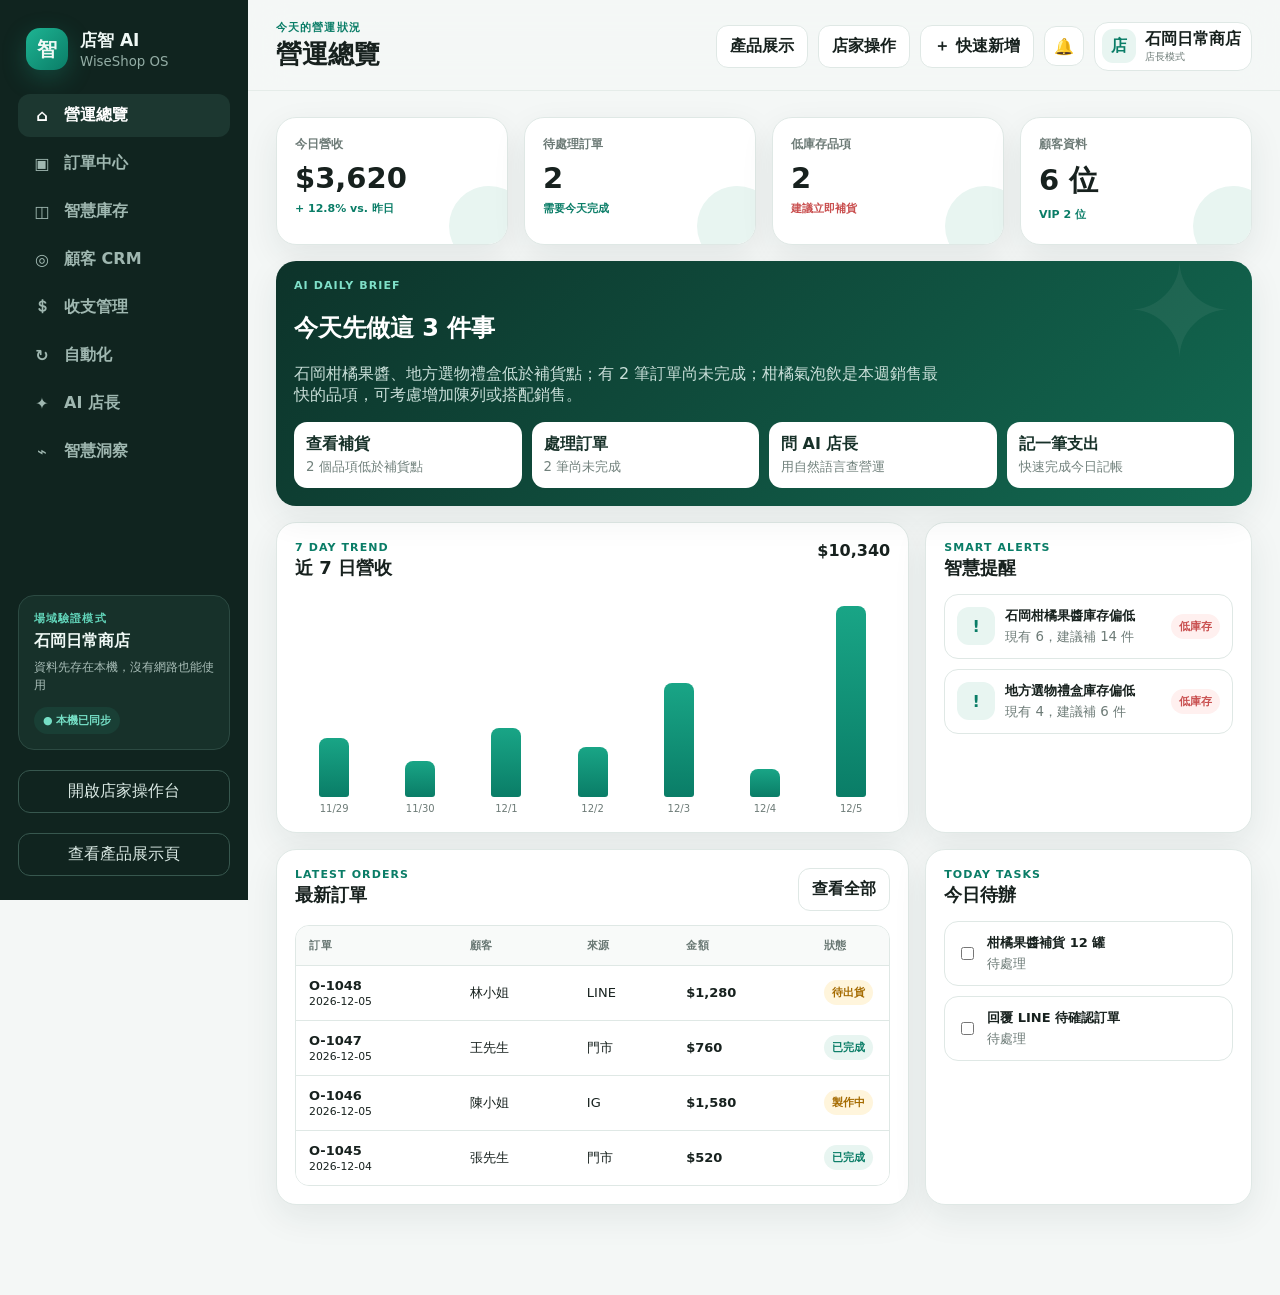
<file: index.html>
<!doctype html>
<html lang="zh-Hant">
<head>
  <meta charset="utf-8" />
  <meta name="viewport" content="width=device-width,initial-scale=1,viewport-fit=cover" />
  <meta name="theme-color" content="#0a7d67" />
  <meta name="description" content="店智 AI｜給小店使用的自動營運管理系統：訂單、庫存、客戶、財務、任務與 AI 營運建議。" />
  <link rel="manifest" href="./manifest.webmanifest" />
  <link rel="icon" href="./icon.svg" type="image/svg+xml" />
  <link rel="apple-touch-icon" href="./icon.svg" />
  <title>店智 AI｜智慧營運助手</title>
  <link rel="stylesheet" href="./styles.css" />
</head>
<body>
  <div id="appShell" class="app-shell">
    <aside class="sidebar">
      <a class="brand" href="#dashboard" aria-label="回到首頁">
        <span class="brand-mark">智</span>
        <span><strong>店智 AI</strong><small>WiseShop OS</small></span>
      </a>
      <nav id="mainNav" class="main-nav" aria-label="主要功能">
        <button data-route="dashboard" class="nav-item active"><span>⌂</span>營運總覽</button>
        <button data-route="orders" class="nav-item"><span>▣</span>訂單中心</button>
        <button data-route="inventory" class="nav-item"><span>◫</span>智慧庫存</button>
        <button data-route="customers" class="nav-item"><span>◎</span>顧客 CRM</button>
        <button data-route="finance" class="nav-item"><span>＄</span>收支管理</button>
        <button data-route="automations" class="nav-item"><span>↻</span>自動化</button>
        <button data-route="copilot" class="nav-item"><span>✦</span>AI 店長</button>
        <button data-route="insights" class="nav-item"><span>⌁</span>智慧洞察</button>
      </nav>
      <div class="sidebar-card">
        <div class="eyebrow">場域驗證模式</div>
        <strong id="shopNameSide">石岡日常商店</strong>
        <p>資料先存在本機，沒有網路也能使用</p>
        <span id="syncBadge" class="status-pill success">● 本機已同步</span>
      </div>
      <a href="./shop.html" class="ghost-btn" style="text-decoration:none;text-align:center">開啟店家操作台</a>
      <a href="./showcase.html" class="ghost-btn" style="text-decoration:none;text-align:center">查看產品展示頁</a>
      <button id="installBtn" class="ghost-btn hidden">＋ 安裝到裝置</button>
    </aside>

    <main class="main-area">
      <header class="topbar">
        <div>
          <div class="eyebrow" id="pageEyebrow">今天的營運狀況</div>
          <h1 id="pageTitle">營運總覽</h1>
        </div>
        <div class="topbar-actions">
          <a href="./showcase.html" class="secondary-btn" style="text-decoration:none">產品展示</a>
          <a href="./shop.html" class="secondary-btn" style="text-decoration:none">店家操作</a>
          <button id="quickAddBtn" class="secondary-btn">＋ 快速新增</button>
          <button id="notifyBtn" class="icon-btn" title="開啟提醒">🔔</button>
          <div class="profile-pill">
            <span class="avatar">店</span>
            <span><strong id="shopNameTop">石岡日常商店</strong><small>店長模式</small></span>
          </div>
        </div>
      </header>

      <section id="view" class="view" aria-live="polite"></section>
    </main>
  </div>

  <div id="mobileBar" class="mobile-bar">
    <button data-route="dashboard" class="active">⌂<small>總覽</small></button>
    <button data-route="orders">▣<small>訂單</small></button>
    <button data-route="inventory">◫<small>庫存</small></button>
    <button data-route="copilot">✦<small>AI 店長</small></button>
    <button id="moreBtn">•••<small>更多</small></button>
  </div>

  <dialog id="modal" class="modal">
    <form method="dialog" class="modal-card" id="modalForm">
      <div class="modal-head">
        <div><div class="eyebrow" id="modalEyebrow">快速新增</div><h2 id="modalTitle">新增資料</h2></div>
        <button value="cancel" class="icon-btn" aria-label="關閉">✕</button>
      </div>
      <div id="modalBody"></div>
    </form>
  </dialog>

  <div id="toast" class="toast" role="status"></div>

  <script type="module" src="./app.js"></script>
</body>
</html>
</file>
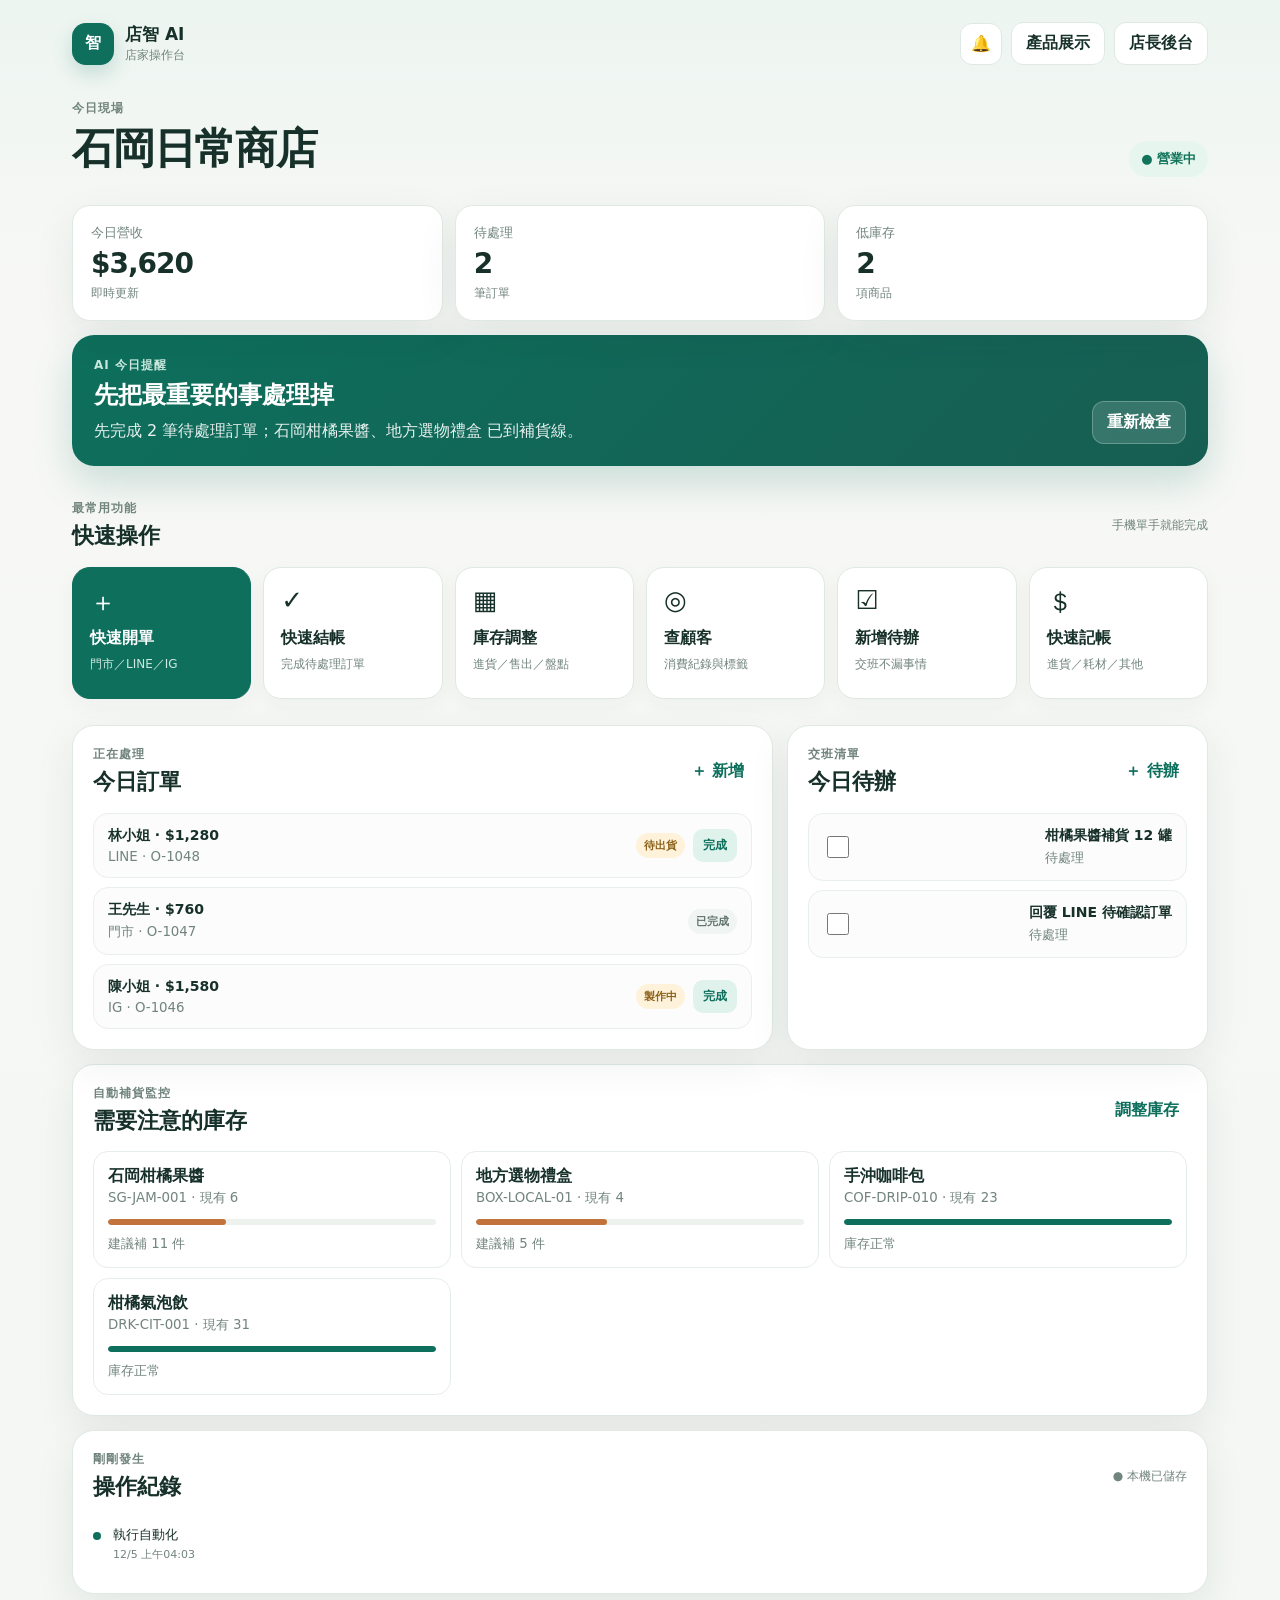
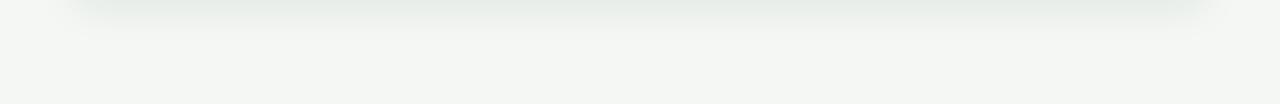
<file: shop.html>
<!doctype html>
<html lang="zh-Hant">
<head>
  <meta charset="utf-8" />
  <meta name="viewport" content="width=device-width,initial-scale=1,viewport-fit=cover" />
  <meta name="theme-color" content="#0d6f5c" />
  <meta name="description" content="店智 AI 店家操作台：快速開單、結帳、庫存調整、顧客查詢與今日待辦。" />
  <link rel="manifest" href="./manifest.webmanifest" />
  <link rel="icon" href="./icon.svg" type="image/svg+xml" />
  <title>店家操作台｜店智 AI</title>
  <link rel="stylesheet" href="./shop.css" />
</head>
<body>
  <div class="merchant-shell">
    <header class="merchant-header">
      <div class="brand-row">
        <a class="brand" href="./index.html" aria-label="回到店長後台">
          <span class="brand-mark">智</span>
          <span><strong>店智 AI</strong><small>店家操作台</small></span>
        </a>
        <div class="header-actions">
          <button id="notifyBtn" class="icon-button" title="開啟提醒">🔔</button>
          <a class="manager-link" href="./showcase.html">產品展示</a>
          <a class="manager-link" href="./index.html">店長後台</a>
        </div>
      </div>
      <div class="shop-status-row">
        <div>
          <div class="eyebrow">今日現場</div>
          <h1 id="shopName">石岡日常商店</h1>
        </div>
        <span class="open-pill">● 營業中</span>
      </div>
    </header>

    <main>
      <section class="today-strip" aria-label="今日營運摘要">
        <article><span>今日營收</span><strong id="todayRevenue">$0</strong><small>即時更新</small></article>
        <article><span>待處理</span><strong id="pendingCount">0</strong><small>筆訂單</small></article>
        <article><span>低庫存</span><strong id="lowStockCount">0</strong><small>項商品</small></article>
      </section>

      <section class="focus-card" id="focusCard">
        <div>
          <div class="eyebrow">AI 今日提醒</div>
          <h2>先把最重要的事處理掉</h2>
          <p id="focusText">正在整理今日營運狀況…</p>
        </div>
        <button id="runCheckBtn" class="soft-button">重新檢查</button>
      </section>

      <section class="section-block">
        <div class="section-title">
          <div><div class="eyebrow">最常用功能</div><h2>快速操作</h2></div>
          <span class="hint">手機單手就能完成</span>
        </div>
        <div class="action-grid">
          <button class="action-card primary" data-action="new-order">
            <span class="action-icon">＋</span><strong>快速開單</strong><small>門市／LINE／IG</small>
          </button>
          <button class="action-card" data-action="checkout">
            <span class="action-icon">✓</span><strong>快速結帳</strong><small>完成待處理訂單</small>
          </button>
          <button class="action-card" data-action="inventory">
            <span class="action-icon">▦</span><strong>庫存調整</strong><small>進貨／售出／盤點</small>
          </button>
          <button class="action-card" data-action="customer">
            <span class="action-icon">◎</span><strong>查顧客</strong><small>消費紀錄與標籤</small>
          </button>
          <button class="action-card" data-action="task">
            <span class="action-icon">☑</span><strong>新增待辦</strong><small>交班不漏事情</small>
          </button>
          <button class="action-card" data-action="expense">
            <span class="action-icon">＄</span><strong>快速記帳</strong><small>進貨／耗材／其他</small>
          </button>
        </div>
      </section>

      <section class="two-column">
        <div class="panel">
          <div class="panel-head">
            <div><div class="eyebrow">正在處理</div><h2>今日訂單</h2></div>
            <button class="text-button" data-action="new-order">＋ 新增</button>
          </div>
          <div id="orderList" class="stack-list"></div>
        </div>

        <div class="panel">
          <div class="panel-head">
            <div><div class="eyebrow">交班清單</div><h2>今日待辦</h2></div>
            <button class="text-button" data-action="task">＋ 待辦</button>
          </div>
          <div id="taskList" class="stack-list"></div>
        </div>
      </section>

      <section class="panel inventory-watch">
        <div class="panel-head">
          <div><div class="eyebrow">自動補貨監控</div><h2>需要注意的庫存</h2></div>
          <button class="text-button" data-action="inventory">調整庫存</button>
        </div>
        <div id="stockList" class="stock-list"></div>
      </section>

      <section class="panel recent-panel">
        <div class="panel-head">
          <div><div class="eyebrow">剛剛發生</div><h2>操作紀錄</h2></div>
          <span id="saveState" class="save-state">● 本機已儲存</span>
        </div>
        <div id="activityList" class="activity-list"></div>
      </section>
    </main>
  </div>

  <dialog id="modal" class="modal">
    <form method="dialog" id="modalForm" class="modal-card">
      <div class="modal-head">
        <div><div class="eyebrow" id="modalEyebrow">快速操作</div><h2 id="modalTitle">新增</h2></div>
        <button class="close-button" value="cancel" aria-label="關閉">✕</button>
      </div>
      <div id="modalBody"></div>
    </form>
  </dialog>

  <nav class="bottom-dock" aria-label="店家快捷功能">
    <button data-action="new-order"><span>＋</span><small>開單</small></button>
    <button data-action="checkout"><span>✓</span><small>結帳</small></button>
    <button data-action="inventory"><span>▦</span><small>庫存</small></button>
    <button data-action="customer"><span>◎</span><small>顧客</small></button>
  </nav>

  <div id="toast" class="toast" role="status"></div>
  <script type="module" src="./shop.js"></script>
</body>
</html>
</file>
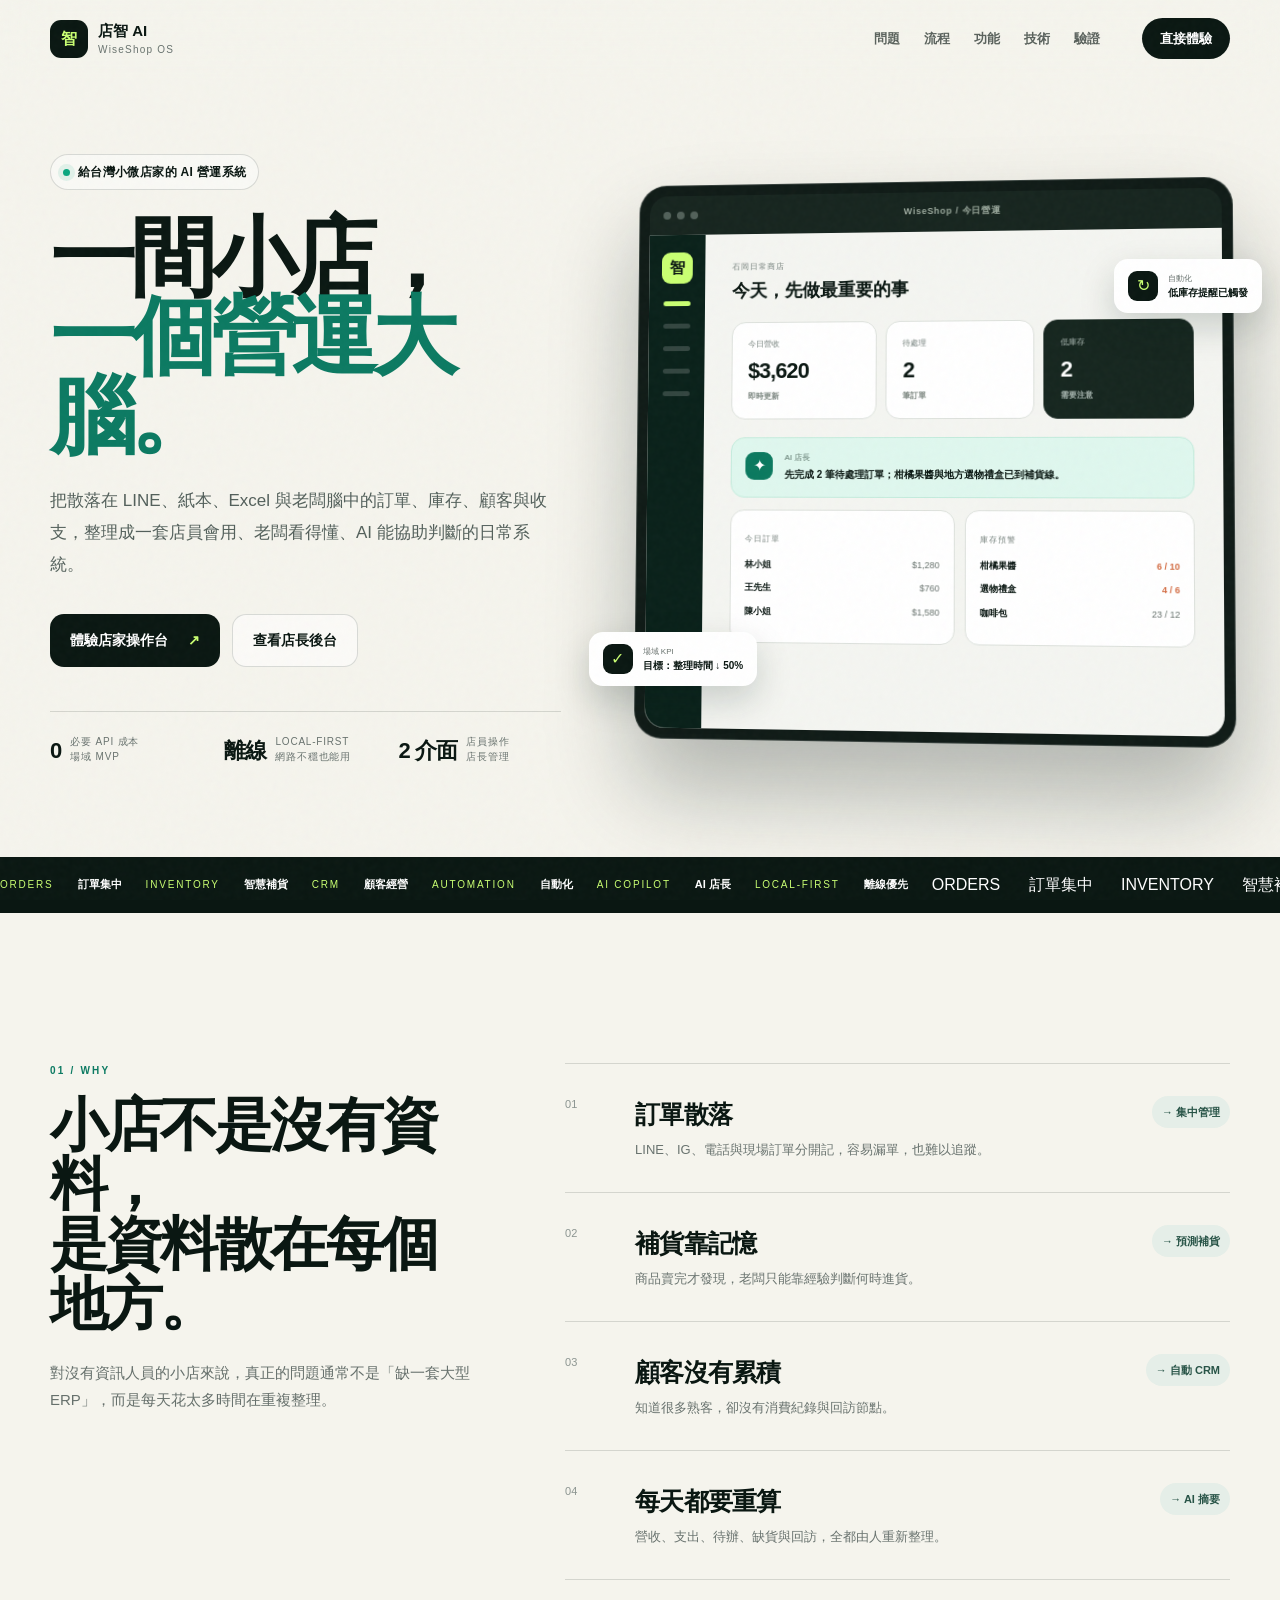
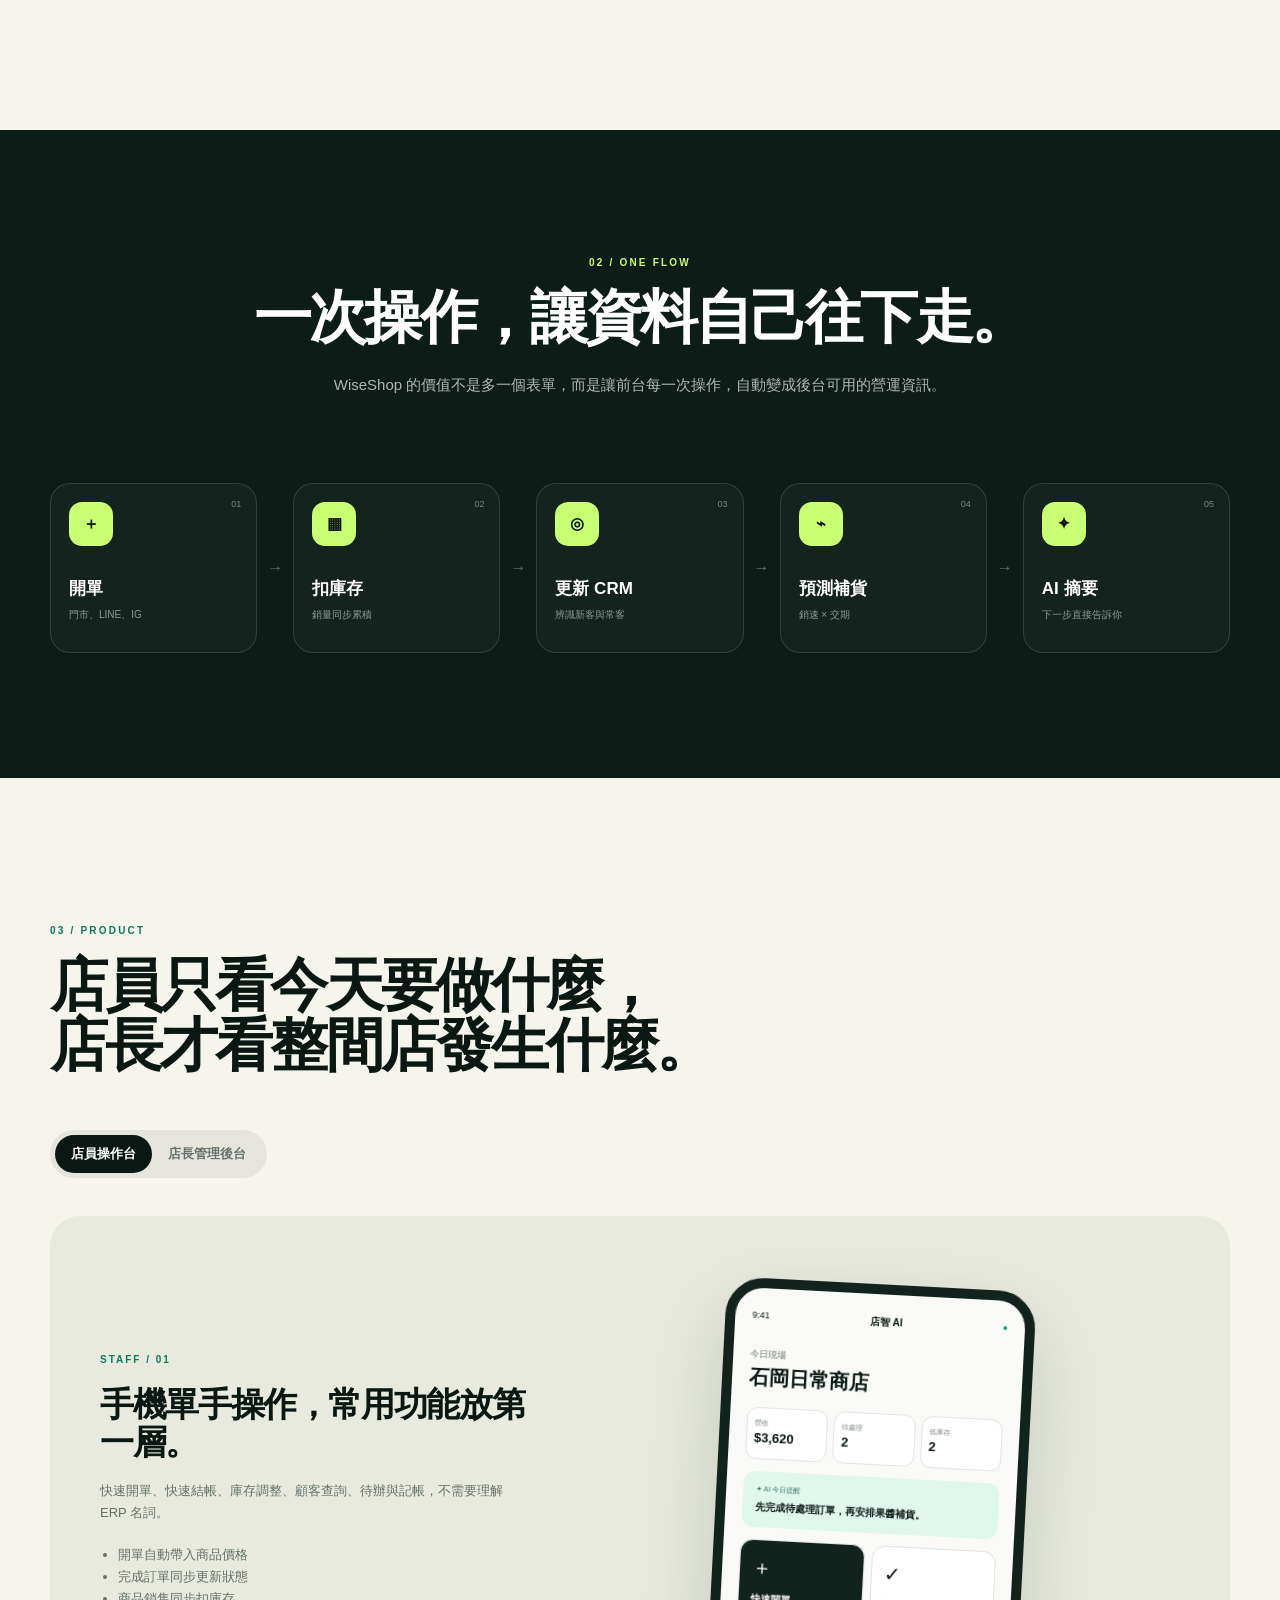
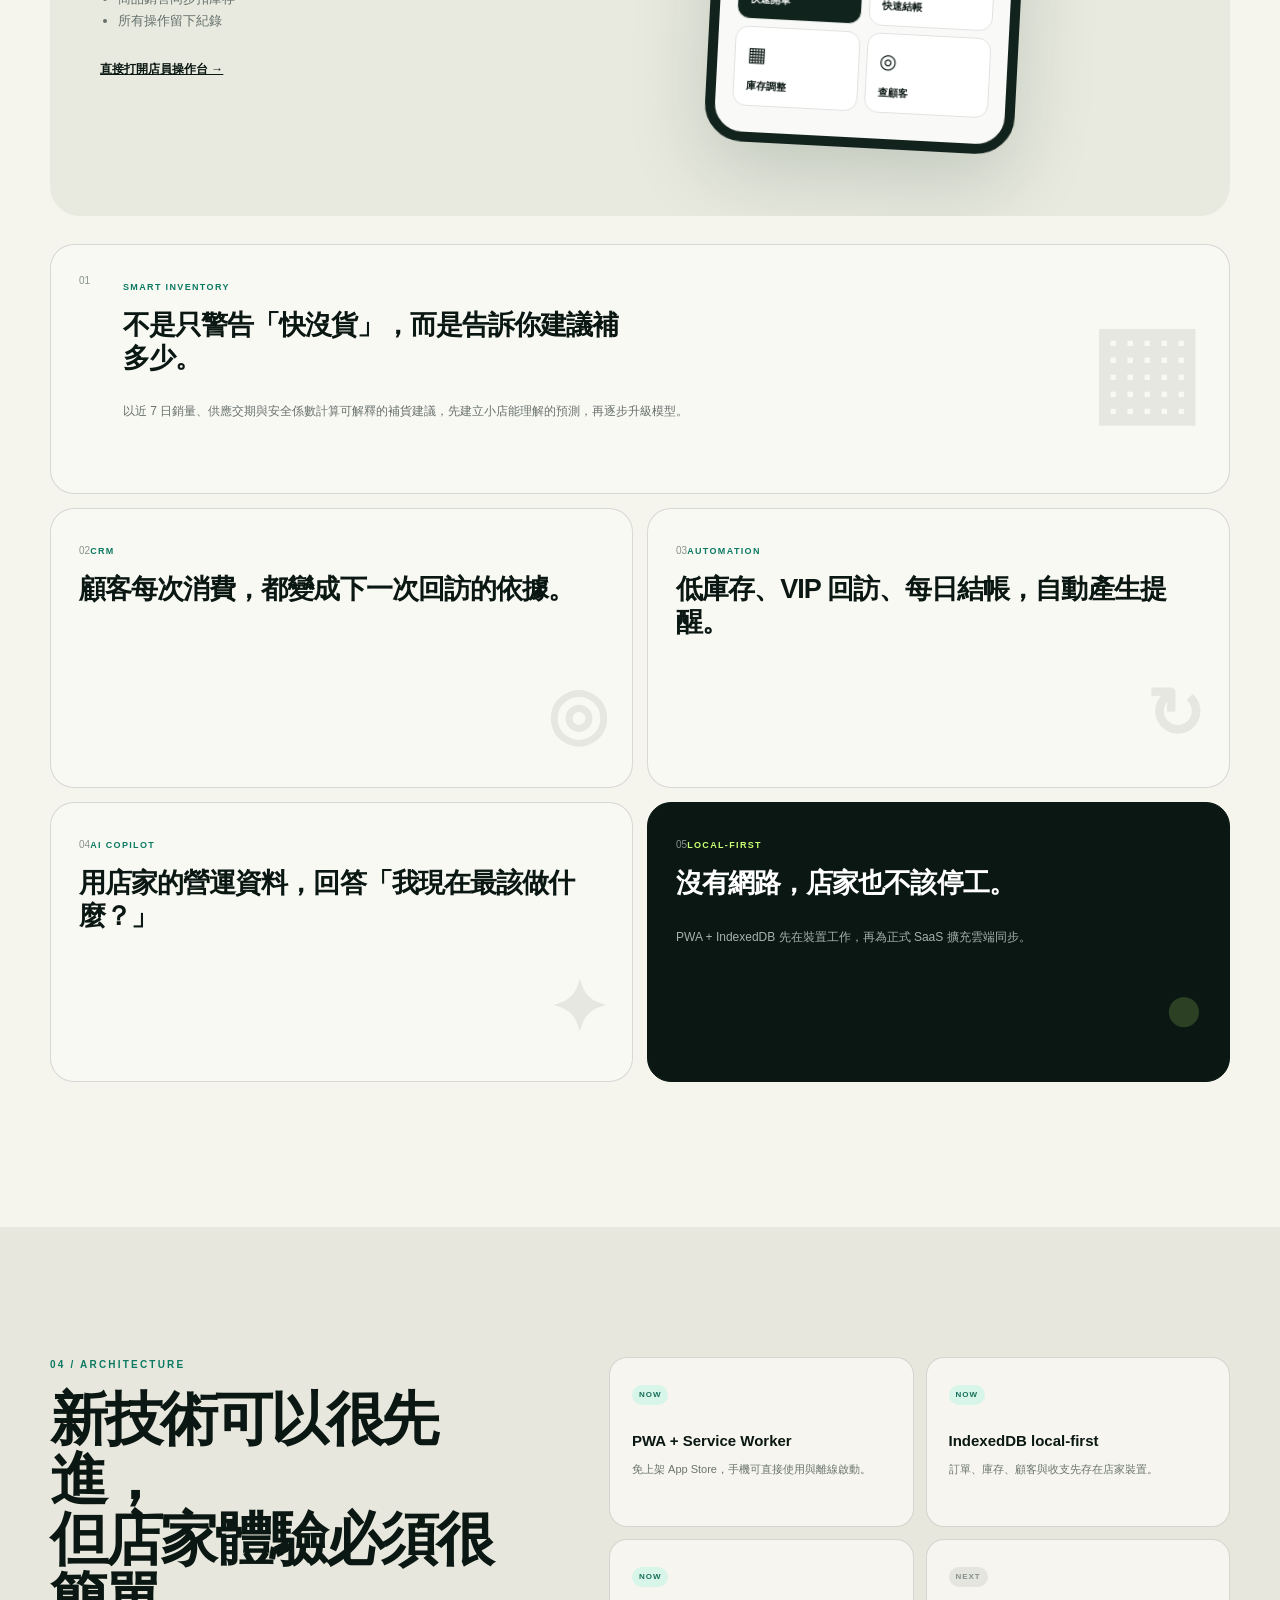
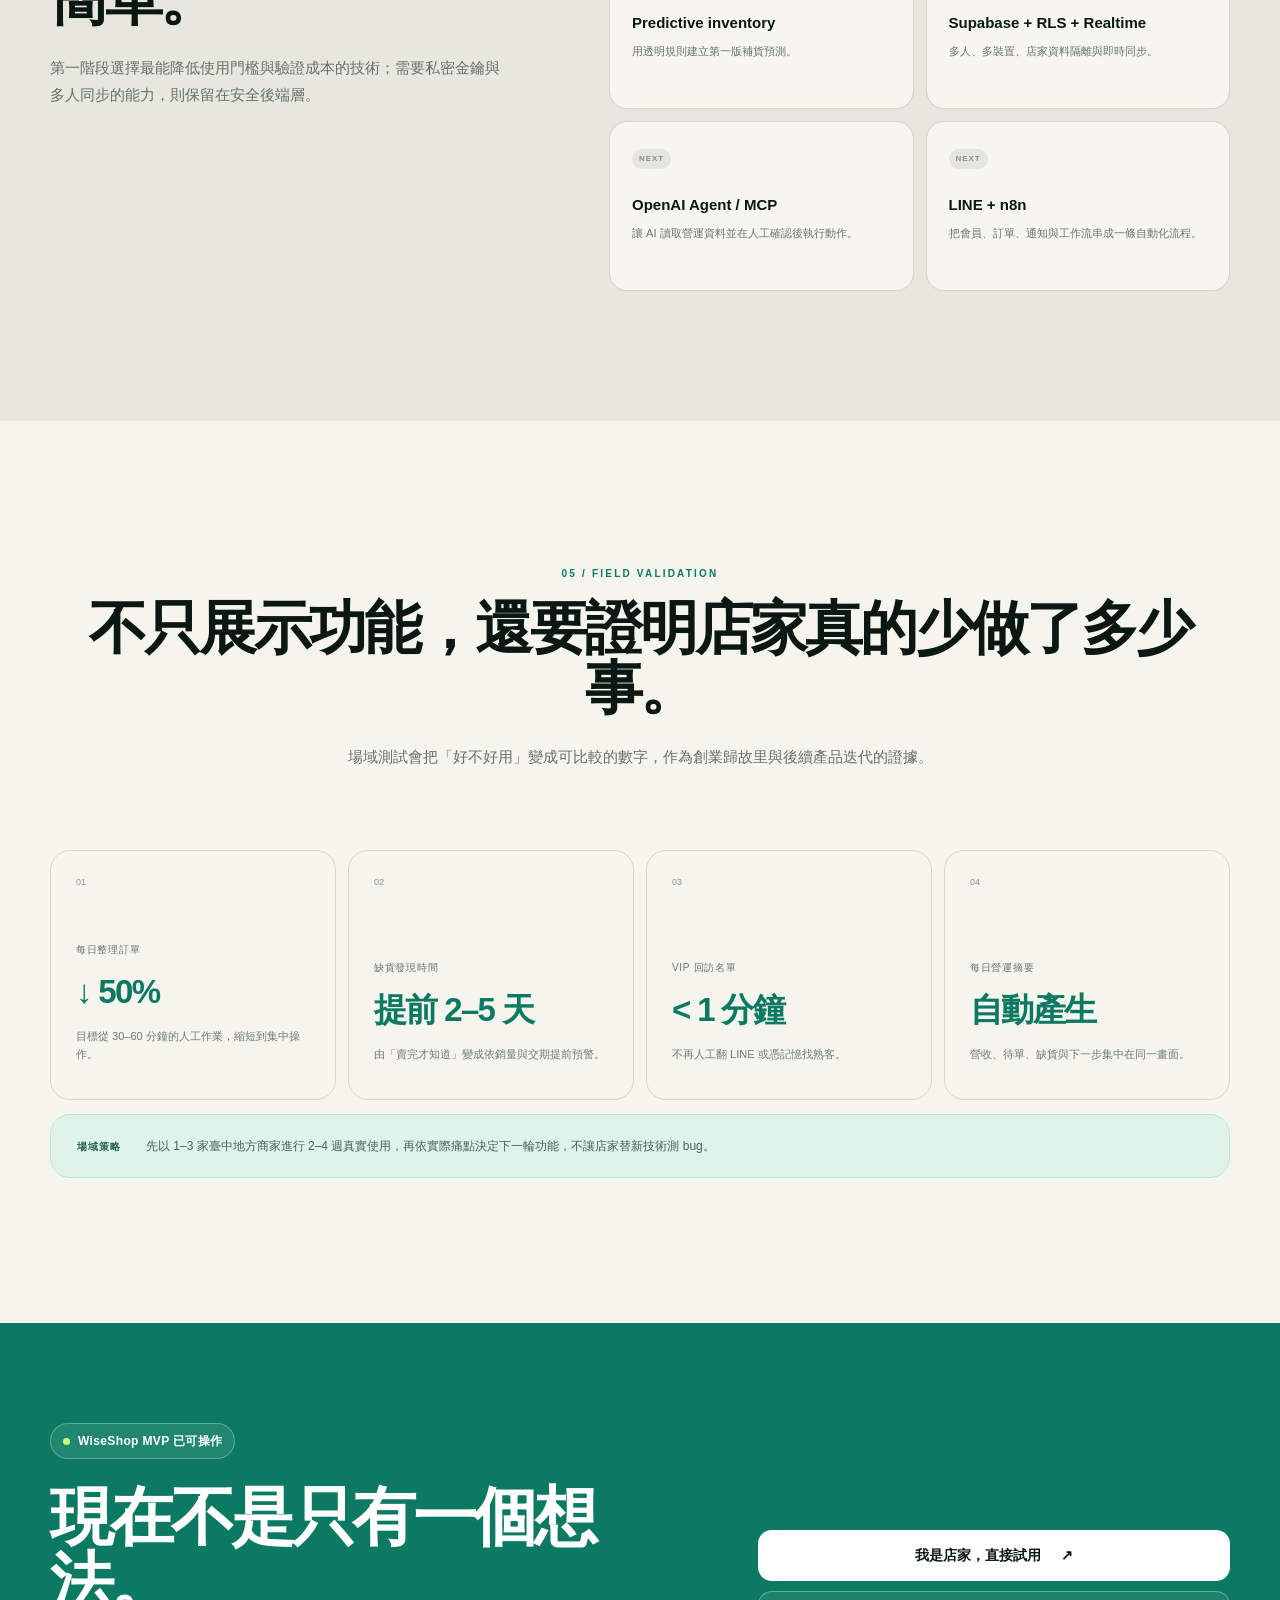
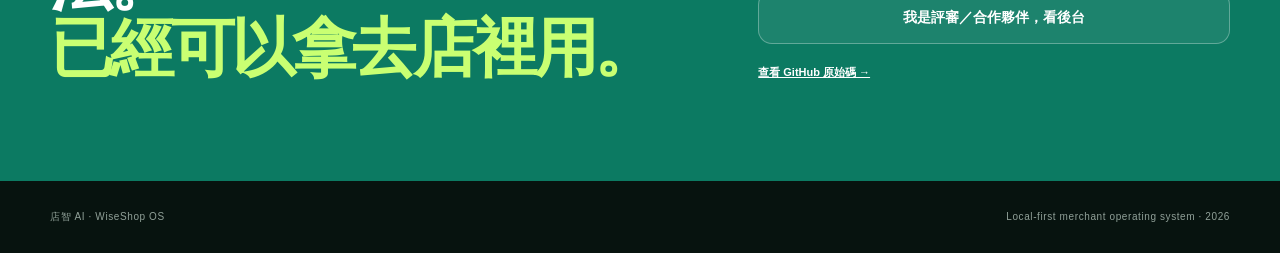
<file: showcase.html>
<!doctype html>
<html lang="zh-Hant">
<head>
  <meta charset="utf-8" />
  <meta name="viewport" content="width=device-width,initial-scale=1,viewport-fit=cover" />
  <meta name="theme-color" content="#081712" />
  <meta name="description" content="店智 AI WiseShop OS｜給小微店家的 AI 自動營運系統：訂單、庫存、CRM、收支、自動化與 AI 店長。" />
  <meta property="og:title" content="店智 AI｜WiseShop OS" />
  <meta property="og:description" content="讓沒有資訊部門的小店，也能擁有自己的數位營運大腦。" />
  <link rel="icon" href="./icon.svg" type="image/svg+xml" />
  <link rel="manifest" href="./manifest.webmanifest" />
  <title>店智 AI｜WiseShop OS 展示頁</title>
  <link rel="stylesheet" href="./showcase.css" />
</head>
<body>
  <div class="noise" aria-hidden="true"></div>
  <header class="site-header" id="top">
    <a class="logo" href="#top" aria-label="店智 AI 首頁">
      <span class="logo-mark">智</span>
      <span><strong>店智 AI</strong><small>WiseShop OS</small></span>
    </a>
    <nav class="site-nav" aria-label="展示頁導覽">
      <a href="#problem">問題</a>
      <a href="#workflow">流程</a>
      <a href="#features">功能</a>
      <a href="#tech">技術</a>
      <a href="#validation">驗證</a>
    </nav>
    <a class="header-cta" href="./shop.html">直接體驗</a>
  </header>

  <main>
    <section class="hero section-shell">
      <div class="hero-copy reveal">
        <div class="pill"><span></span> 給台灣小微店家的 AI 營運系統</div>
        <h1>一間小店，<br><em>一個營運大腦。</em></h1>
        <p class="hero-lead">把散落在 LINE、紙本、Excel 與老闆腦中的訂單、庫存、顧客與收支，整理成一套店員會用、老闆看得懂、AI 能協助判斷的日常系統。</p>
        <div class="hero-actions">
          <a class="button primary" href="./shop.html">體驗店家操作台 <span>↗</span></a>
          <a class="button secondary" href="./index.html">查看店長後台</a>
        </div>
        <div class="hero-proof">
          <div><strong>0</strong><span>必要 API 成本<br>場域 MVP</span></div>
          <div><strong>離線</strong><span>local-first<br>網路不穩也能用</span></div>
          <div><strong>2 介面</strong><span>店員操作<br>店長管理</span></div>
        </div>
      </div>

      <div class="hero-product reveal delay-1" aria-label="WiseShop 產品預覽">
        <div class="product-window">
          <div class="window-bar"><span></span><span></span><span></span><b>WiseShop / 今日營運</b></div>
          <div class="product-body">
            <aside class="mini-sidebar">
              <div class="mini-brand">智</div>
              <i class="active"></i><i></i><i></i><i></i><i></i>
            </aside>
            <div class="mini-main">
              <div class="mini-top"><div><small>石岡日常商店</small><strong>今天，先做最重要的事</strong></div><span>營業中</span></div>
              <div class="mini-kpis">
                <article><small>今日營收</small><strong>$3,620</strong><b>即時更新</b></article>
                <article><small>待處理</small><strong>2</strong><b>筆訂單</b></article>
                <article class="alert"><small>低庫存</small><strong>2</strong><b>需要注意</b></article>
              </div>
              <div class="mini-ai"><span>✦</span><div><small>AI 店長</small><strong>先完成 2 筆待處理訂單；柑橘果醬與地方選物禮盒已到補貨線。</strong></div></div>
              <div class="mini-grid">
                <div class="mini-panel"><small>今日訂單</small><p><b>林小姐</b><span>$1,280</span></p><p><b>王先生</b><span>$760</span></p><p><b>陳小姐</b><span>$1,580</span></p></div>
                <div class="mini-panel"><small>庫存預警</small><p><b>柑橘果醬</b><span class="warn">6 / 10</span></p><p><b>選物禮盒</b><span class="warn">4 / 6</span></p><p><b>咖啡包</b><span>23 / 12</span></p></div>
              </div>
            </div>
          </div>
        </div>
        <div class="float-card float-a"><span>↻</span><div><small>自動化</small><strong>低庫存提醒已觸發</strong></div></div>
        <div class="float-card float-b"><span>✓</span><div><small>場域 KPI</small><strong>目標：整理時間 ↓ 50%</strong></div></div>
      </div>
    </section>

    <section class="ticker" aria-label="核心能力">
      <div><span>ORDERS</span><b>訂單集中</b><span>INVENTORY</span><b>智慧補貨</b><span>CRM</span><b>顧客經營</b><span>AUTOMATION</span><b>自動化</b><span>AI COPILOT</span><b>AI 店長</b><span>LOCAL-FIRST</span><b>離線優先</b></div>
    </section>

    <section id="problem" class="section-shell split-section reveal">
      <div class="section-intro sticky-copy">
        <div class="section-kicker">01 / WHY</div>
        <h2>小店不是沒有資料，<br>是資料散在每個地方。</h2>
        <p>對沒有資訊人員的小店來說，真正的問題通常不是「缺一套大型 ERP」，而是每天花太多時間在重複整理。</p>
      </div>
      <div class="pain-list">
        <article><span>01</span><div><h3>訂單散落</h3><p>LINE、IG、電話與現場訂單分開記，容易漏單，也難以追蹤。</p></div><b>→ 集中管理</b></article>
        <article><span>02</span><div><h3>補貨靠記憶</h3><p>商品賣完才發現，老闆只能靠經驗判斷何時進貨。</p></div><b>→ 預測補貨</b></article>
        <article><span>03</span><div><h3>顧客沒有累積</h3><p>知道很多熟客，卻沒有消費紀錄與回訪節點。</p></div><b>→ 自動 CRM</b></article>
        <article><span>04</span><div><h3>每天都要重算</h3><p>營收、支出、待辦、缺貨與回訪，全都由人重新整理。</p></div><b>→ AI 摘要</b></article>
      </div>
    </section>

    <section id="workflow" class="workflow-section">
      <div class="section-shell">
        <div class="center-intro reveal">
          <div class="section-kicker">02 / ONE FLOW</div>
          <h2>一次操作，讓資料自己往下走。</h2>
          <p>WiseShop 的價值不是多一個表單，而是讓前台每一次操作，自動變成後台可用的營運資訊。</p>
        </div>
        <div class="flow reveal">
          <article><span>01</span><i>＋</i><h3>開單</h3><p>門市、LINE、IG</p></article>
          <b>→</b>
          <article><span>02</span><i>▦</i><h3>扣庫存</h3><p>銷量同步累積</p></article>
          <b>→</b>
          <article><span>03</span><i>◎</i><h3>更新 CRM</h3><p>辨識新客與常客</p></article>
          <b>→</b>
          <article><span>04</span><i>⌁</i><h3>預測補貨</h3><p>銷速 × 交期</p></article>
          <b>→</b>
          <article><span>05</span><i>✦</i><h3>AI 摘要</h3><p>下一步直接告訴你</p></article>
        </div>
      </div>
    </section>

    <section id="features" class="section-shell features-section">
      <div class="section-intro reveal">
        <div class="section-kicker">03 / PRODUCT</div>
        <h2>店員只看今天要做什麼，<br>店長才看整間店發生什麼。</h2>
      </div>
      <div class="role-switch reveal" role="tablist" aria-label="產品角色切換">
        <button class="active" data-role="staff">店員操作台</button>
        <button data-role="manager">店長管理後台</button>
      </div>
      <div class="role-stage reveal">
        <div class="role-copy" id="roleCopy">
          <div class="role-number">STAFF / 01</div>
          <h3>手機單手操作，常用功能放第一層。</h3>
          <p>快速開單、快速結帳、庫存調整、顧客查詢、待辦與記帳，不需要理解 ERP 名詞。</p>
          <ul><li>開單自動帶入商品價格</li><li>完成訂單同步更新狀態</li><li>商品銷售同步扣庫存</li><li>所有操作留下紀錄</li></ul>
          <a href="./shop.html">直接打開店員操作台 →</a>
        </div>
        <div class="role-visual" id="roleVisual">
          <div class="phone-demo">
            <div class="phone-top"><span>9:41</span><b>店智 AI</b><i>●</i></div>
            <div class="phone-title"><small>今日現場</small><strong>石岡日常商店</strong></div>
            <div class="phone-kpi"><span><small>營收</small><b>$3,620</b></span><span><small>待處理</small><b>2</b></span><span><small>低庫存</small><b>2</b></span></div>
            <div class="phone-focus"><small>✦ AI 今日提醒</small><b>先完成待處理訂單，再安排果醬補貨。</b></div>
            <div class="phone-actions"><span>＋<b>快速開單</b></span><span>✓<b>快速結帳</b></span><span>▦<b>庫存調整</b></span><span>◎<b>查顧客</b></span></div>
          </div>
        </div>
      </div>

      <div class="feature-grid reveal">
        <article class="feature wide"><span>01</span><div><small>SMART INVENTORY</small><h3>不是只警告「快沒貨」，而是告訴你建議補多少。</h3><p>以近 7 日銷量、供應交期與安全係數計算可解釋的補貨建議，先建立小店能理解的預測，再逐步升級模型。</p></div><i>▦</i></article>
        <article class="feature"><span>02</span><small>CRM</small><h3>顧客每次消費，都變成下一次回訪的依據。</h3><i>◎</i></article>
        <article class="feature"><span>03</span><small>AUTOMATION</small><h3>低庫存、VIP 回訪、每日結帳，自動產生提醒。</h3><i>↻</i></article>
        <article class="feature"><span>04</span><small>AI COPILOT</small><h3>用店家的營運資料，回答「我現在最該做什麼？」</h3><i>✦</i></article>
        <article class="feature dark"><span>05</span><small>LOCAL-FIRST</small><h3>沒有網路，店家也不該停工。</h3><p>PWA + IndexedDB 先在裝置工作，再為正式 SaaS 擴充雲端同步。</p><i>●</i></article>
      </div>
    </section>

    <section id="tech" class="tech-section">
      <div class="section-shell tech-grid reveal">
        <div class="section-intro">
          <div class="section-kicker">04 / ARCHITECTURE</div>
          <h2>新技術可以很先進，<br>但店家體驗必須很簡單。</h2>
          <p>第一階段選擇最能降低使用門檻與驗證成本的技術；需要私密金鑰與多人同步的能力，則保留在安全後端層。</p>
        </div>
        <div class="tech-stack">
          <article class="live"><span>NOW</span><strong>PWA + Service Worker</strong><p>免上架 App Store，手機可直接使用與離線啟動。</p></article>
          <article class="live"><span>NOW</span><strong>IndexedDB local-first</strong><p>訂單、庫存、顧客與收支先存在店家裝置。</p></article>
          <article class="live"><span>NOW</span><strong>Predictive inventory</strong><p>用透明規則建立第一版補貨預測。</p></article>
          <article><span>NEXT</span><strong>Supabase + RLS + Realtime</strong><p>多人、多裝置、店家資料隔離與即時同步。</p></article>
          <article><span>NEXT</span><strong>OpenAI Agent / MCP</strong><p>讓 AI 讀取營運資料並在人工確認後執行動作。</p></article>
          <article><span>NEXT</span><strong>LINE + n8n</strong><p>把會員、訂單、通知與工作流串成一條自動化流程。</p></article>
        </div>
      </div>
    </section>

    <section id="validation" class="section-shell validation-section">
      <div class="center-intro reveal">
        <div class="section-kicker">05 / FIELD VALIDATION</div>
        <h2>不只展示功能，還要證明店家真的少做了多少事。</h2>
        <p>場域測試會把「好不好用」變成可比較的數字，作為創業歸故里與後續產品迭代的證據。</p>
      </div>
      <div class="kpi-grid reveal">
        <article><span>01</span><small>每日整理訂單</small><strong>↓ 50%</strong><p>目標從 30–60 分鐘的人工作業，縮短到集中操作。</p></article>
        <article><span>02</span><small>缺貨發現時間</small><strong>提前 2–5 天</strong><p>由「賣完才知道」變成依銷量與交期提前預警。</p></article>
        <article><span>03</span><small>VIP 回訪名單</small><strong>&lt; 1 分鐘</strong><p>不再人工翻 LINE 或憑記憶找熟客。</p></article>
        <article><span>04</span><small>每日營運摘要</small><strong>自動產生</strong><p>營收、待單、缺貨與下一步集中在同一畫面。</p></article>
      </div>
      <div class="validation-note reveal"><span>場域策略</span><p>先以 1–3 家臺中地方商家進行 2–4 週真實使用，再依實際痛點決定下一輪功能，不讓店家替新技術測 bug。</p></div>
    </section>

    <section class="final-cta">
      <div class="section-shell reveal">
        <div>
          <div class="pill light"><span></span> WiseShop MVP 已可操作</div>
          <h2>現在不是只有一個想法。<br><em>已經可以拿去店裡用。</em></h2>
        </div>
        <div class="final-actions">
          <a class="button light-primary" href="./shop.html">我是店家，直接試用 <span>↗</span></a>
          <a class="button light-secondary" href="./index.html">我是評審／合作夥伴，看後台</a>
          <a class="text-link" href="https://github.com/xieyaozhong/Wiseshop-" target="_blank" rel="noreferrer">查看 GitHub 原始碼 →</a>
        </div>
      </div>
    </section>
  </main>

  <footer class="site-footer"><span>店智 AI · WiseShop OS</span><span>Local-first merchant operating system · 2026</span></footer>
  <script type="module" src="./showcase.js"></script>
</body>
</html>
</file>
<file: styles.css>
:root{--bg:#f4f7f6;--card:#fff;--ink:#17211e;--muted:#6d7b77;--line:#dfe8e5;--primary:#0a7d67;--primary-dark:#075d4d;--primary-soft:#e8f5f1;--accent:#f2b84b;--danger:#c94f4f;--danger-soft:#fff0ef;--warning:#a56b00;--warning-soft:#fff5dc;--shadow:0 12px 34px rgba(26,56,48,.08);--radius:20px;--radius-sm:13px;font-family:Inter,"Noto Sans TC","PingFang TC","Microsoft JhengHei",system-ui,-apple-system,sans-serif}*{box-sizing:border-box}html{background:var(--bg);color:var(--ink)}body{margin:0;min-height:100vh;background:var(--bg)}button,input,select,textarea{font:inherit}button{cursor:pointer}.hidden{display:none!important}.app-shell{display:grid;grid-template-columns:248px minmax(0,1fr);min-height:100vh}.sidebar{position:sticky;top:0;height:100vh;padding:24px 18px;display:flex;flex-direction:column;gap:20px;background:#10241f;color:#eff8f5}.brand{display:flex;align-items:center;gap:12px;padding:4px 8px;color:inherit;text-decoration:none}.brand-mark{display:grid;place-items:center;width:42px;height:42px;border-radius:14px;background:linear-gradient(135deg,#1eb493,#0a7d67);font-weight:900;font-size:20px;box-shadow:0 8px 24px rgba(30,180,147,.25)}.brand strong{display:block;font-size:17px}.brand small{display:block;color:#93ada5;margin-top:2px}.main-nav{display:flex;flex-direction:column;gap:5px}.nav-item{border:0;background:transparent;color:#9fb7b0;text-align:left;border-radius:12px;padding:11px 13px;display:flex;align-items:center;gap:11px;font-weight:650}.nav-item span{width:22px;text-align:center}.nav-item:hover,.nav-item.active{background:#1c3730;color:#fff}.sidebar-card{margin-top:auto;border:1px solid #2c4a42;background:#17312a;border-radius:16px;padding:15px}.sidebar-card strong{display:block;margin:5px 0 6px}.sidebar-card p{font-size:12px;line-height:1.55;color:#a8bdb7;margin:0 0 12px}.eyebrow{font-size:11px;letter-spacing:.1em;text-transform:uppercase;color:var(--primary);font-weight:800}.sidebar .eyebrow{color:#62d5ba}.status-pill{display:inline-flex;align-items:center;gap:6px;padding:6px 9px;border-radius:99px;font-size:11px;font-weight:700}.status-pill.success{background:#193f35;color:#75dec5}.ghost-btn{border:1px solid #37574e;background:transparent;color:#d9e8e3;border-radius:12px;padding:10px}.main-area{min-width:0}.topbar{position:sticky;top:0;z-index:10;display:flex;justify-content:space-between;align-items:center;padding:20px 28px 18px;background:rgba(244,247,246,.88);backdrop-filter:blur(18px);border-bottom:1px solid rgba(223,232,229,.75)}.topbar h1{margin:2px 0 0;font-size:26px}.topbar-actions{display:flex;align-items:center;gap:10px}.profile-pill{display:flex;align-items:center;gap:9px;background:#fff;border:1px solid var(--line);border-radius:14px;padding:6px 10px 6px 7px}.profile-pill span:last-child{display:flex;flex-direction:column}.profile-pill small{color:var(--muted);font-size:10px}.avatar{display:grid;place-items:center;width:34px;height:34px;border-radius:11px;background:var(--primary-soft);color:var(--primary);font-weight:900}.secondary-btn,.primary-btn,.icon-btn,.outline-btn,.danger-btn{border:0;border-radius:12px;padding:10px 13px;font-weight:750}.secondary-btn{background:#fff;border:1px solid var(--line);color:var(--ink)}.primary-btn{background:var(--primary);color:#fff}.primary-btn:hover{background:var(--primary-dark)}.outline-btn{background:transparent;border:1px solid var(--line);color:var(--ink)}.danger-btn{background:var(--danger-soft);color:var(--danger)}.icon-btn{width:40px;height:40px;padding:0;background:#fff;border:1px solid var(--line)}.view{padding:26px 28px 90px}.grid{display:grid;gap:16px}.kpi-grid{grid-template-columns:repeat(4,minmax(0,1fr));margin-bottom:16px}.two-col{grid-template-columns:minmax(0,1.55fr) minmax(280px,.8fr)}.three-col{grid-template-columns:repeat(3,minmax(0,1fr))}.card{background:var(--card);border:1px solid var(--line);border-radius:var(--radius);box-shadow:var(--shadow);padding:18px}.card.flat{box-shadow:none}.card-head{display:flex;align-items:flex-start;justify-content:space-between;gap:14px;margin-bottom:14px}.card-head h2,.card-head h3{margin:2px 0 0}.card-head h2{font-size:18px}.card-head p{margin:5px 0 0;color:var(--muted);font-size:13px}.kpi-card{min-height:128px;position:relative;overflow:hidden}.kpi-card::after{content:"";position:absolute;width:80px;height:80px;border-radius:50%;right:-22px;bottom:-22px;background:var(--primary-soft)}.kpi-label{font-size:12px;color:var(--muted);font-weight:700}.kpi-value{font-size:29px;font-weight:900;margin:8px 0 6px}.delta{font-size:11px;font-weight:750;color:var(--primary)}.delta.down{color:var(--danger)}.hero-ai{background:linear-gradient(135deg,#0d332a,#126951);color:#fff;border:none;position:relative;overflow:hidden}.hero-ai::after{content:"✦";position:absolute;right:18px;top:-25px;font-size:130px;color:rgba(255,255,255,.06)}.hero-ai .eyebrow{color:#7fe0c9}.hero-ai p{color:#c8ded8;max-width:650px}.hero-ai .primary-btn{background:#fff;color:#0c604f}.quick-actions{display:grid;grid-template-columns:repeat(4,1fr);gap:10px;margin-top:16px}.quick-action{background:#fff;border:1px solid rgba(255,255,255,.1);color:#173129;border-radius:13px;padding:11px;text-align:left;font-weight:750}.quick-action small{display:block;color:#71817c;font-weight:500;margin-top:3px}.table-wrap{overflow:auto;border:1px solid var(--line);border-radius:14px}table{border-collapse:collapse;width:100%;min-width:650px;background:#fff}th,td{padding:12px 13px;border-bottom:1px solid var(--line);text-align:left;font-size:13px}th{background:#f8faf9;color:#687773;font-size:11px;text-transform:uppercase;letter-spacing:.05em}tr:last-child td{border-bottom:0}.badge{display:inline-flex;padding:5px 8px;border-radius:99px;background:#eef3f2;color:#5d6d68;font-size:11px;font-weight:750}.badge.green{background:var(--primary-soft);color:var(--primary)}.badge.yellow{background:var(--warning-soft);color:var(--warning)}.badge.red{background:var(--danger-soft);color:var(--danger)}.stock-bar{height:7px;border-radius:99px;background:#edf1f0;overflow:hidden;margin-top:5px}.stock-fill{height:100%;background:var(--primary);border-radius:99px}.stock-fill.low{background:var(--danger)}.list{display:flex;flex-direction:column;gap:10px}.list-item{display:flex;align-items:center;justify-content:space-between;gap:12px;padding:12px;border:1px solid var(--line);border-radius:14px}.list-item .meta{display:flex;align-items:center;gap:10px}.item-icon{display:grid;place-items:center;width:38px;height:38px;border-radius:12px;background:var(--primary-soft);color:var(--primary);font-weight:900}.list-item strong{display:block;font-size:13px}.list-item small{display:block;color:var(--muted);margin-top:3px}.amount{font-weight:850}.amount.negative{color:var(--danger)}.chart{height:220px;display:flex;align-items:flex-end;gap:8px;padding-top:12px}.bar-col{flex:1;height:100%;display:flex;flex-direction:column;justify-content:flex-end;align-items:center;gap:6px}.bar{width:100%;max-width:30px;border-radius:8px 8px 3px 3px;background:linear-gradient(#19a586,#0a7d67);min-height:5px}.bar-col small{font-size:10px;color:var(--muted)}.toolbar{display:flex;flex-wrap:wrap;align-items:center;gap:10px;margin-bottom:14px}.toolbar .spacer{flex:1}.search{min-width:230px;border:1px solid var(--line);background:#fff;border-radius:12px;padding:10px 12px}.select{border:1px solid var(--line);background:#fff;border-radius:12px;padding:9px 11px}.section-title{display:flex;justify-content:space-between;align-items:end;gap:16px;margin:0 0 16px}.section-title h2{margin:0;font-size:20px}.section-title p{margin:5px 0 0;color:var(--muted);font-size:13px}.customer-grid{display:grid;grid-template-columns:repeat(3,minmax(0,1fr));gap:14px}.customer-card{padding:16px;border:1px solid var(--line);background:#fff;border-radius:17px}.customer-head{display:flex;justify-content:space-between;align-items:center}.customer-avatar{display:grid;place-items:center;width:42px;height:42px;border-radius:13px;background:var(--primary-soft);color:var(--primary);font-weight:900}.customer-card h3{margin:10px 0 3px}.customer-card p{margin:0;color:var(--muted);font-size:12px}.mini-stats{display:grid;grid-template-columns:1fr 1fr;gap:8px;margin-top:14px}.mini-stat{background:#f6f9f8;border-radius:10px;padding:9px}.mini-stat small{color:var(--muted);display:block}.mini-stat strong{display:block;margin-top:3px}.automation-card{display:flex;gap:14px;align-items:flex-start;padding:16px;border:1px solid var(--line);border-radius:16px;background:#fff}.automation-card .auto-icon{display:grid;place-items:center;width:42px;height:42px;border-radius:13px;background:#eef5f3;font-size:20px}.automation-card .auto-body{flex:1}.automation-card h3{margin:0 0 4px}.automation-card p{margin:0;color:var(--muted);font-size:12px;line-height:1.55}.switch{position:relative;width:46px;height:26px;border-radius:99px;background:#ccd7d4;border:0;padding:0}.switch::after{content:"";position:absolute;width:20px;height:20px;border-radius:50%;background:#fff;left:3px;top:3px;transition:.2s;box-shadow:0 1px 4px rgba(0,0,0,.2)}.switch.on{background:var(--primary)}.switch.on::after{transform:translateX(20px)}.copilot-layout{display:grid;grid-template-columns:minmax(0,1.4fr) 330px;gap:16px}.chat-card{min-height:610px;display:flex;flex-direction:column}.chat-log{flex:1;display:flex;flex-direction:column;gap:12px;overflow:auto;max-height:520px;padding-right:4px}.bubble{max-width:83%;padding:13px 14px;border-radius:16px;line-height:1.6;font-size:13px}.bubble.ai{background:#edf7f4;border-bottom-left-radius:5px}.bubble.user{align-self:flex-end;background:#12362d;color:#fff;border-bottom-right-radius:5px}.bubble .bubble-title{font-weight:850;margin-bottom:5px}.chat-form{display:flex;gap:8px;border-top:1px solid var(--line);padding-top:13px;margin-top:13px}.chat-form input{flex:1;border:1px solid var(--line);border-radius:12px;padding:12px}.suggestions{display:flex;flex-wrap:wrap;gap:8px;margin:10px 0}.suggestion{border:1px solid var(--line);background:#fff;border-radius:99px;padding:7px 10px;font-size:11px;color:#54635f}.insight-card{border-left:4px solid var(--primary)}.insight-card.warning{border-left-color:var(--accent)}.insight-card.danger{border-left-color:var(--danger)}.insight-card h3{margin:0 0 7px}.insight-card p{margin:0;color:var(--muted);font-size:13px;line-height:1.6}.score-ring{width:110px;height:110px;border-radius:50%;display:grid;place-items:center;background:conic-gradient(var(--primary) 0 82%,#e8eeec 82%);position:relative}.score-ring::after{content:"";position:absolute;width:82px;height:82px;background:#fff;border-radius:50%}.score-ring strong{position:relative;z-index:1;font-size:27px}.health-card{display:flex;align-items:center;gap:18px}.health-list{flex:1}.health-row{display:flex;justify-content:space-between;padding:8px 0;border-bottom:1px solid var(--line);font-size:12px}.health-row:last-child{border-bottom:0}.form-grid{display:grid;grid-template-columns:1fr 1fr;gap:12px}.field{display:flex;flex-direction:column;gap:6px}.field.full{grid-column:1/-1}.field label{font-size:11px;color:var(--muted);font-weight:750}.field input,.field select,.field textarea{border:1px solid var(--line);border-radius:11px;padding:10px 11px;background:#fff}.field textarea{min-height:90px;resize:vertical}.modal{border:0;border-radius:22px;padding:0;width:min(560px,calc(100vw - 28px));box-shadow:0 28px 90px rgba(15,35,29,.24)}.modal::backdrop{background:rgba(13,31,26,.48);backdrop-filter:blur(4px)}.modal-card{padding:20px}.modal-head{display:flex;justify-content:space-between;align-items:flex-start;margin-bottom:16px}.modal-head h2{margin:3px 0 0}.form-actions{display:flex;justify-content:flex-end;gap:8px;margin-top:16px}.toast{position:fixed;right:24px;bottom:24px;z-index:99;background:#17332b;color:#fff;padding:12px 15px;border-radius:12px;box-shadow:var(--shadow);opacity:0;pointer-events:none;transform:translateY(10px);transition:.2s}.toast.show{opacity:1;transform:translateY(0)}.empty{padding:38px;text-align:center;color:var(--muted)}.mobile-bar{display:none}.tech-grid{display:grid;grid-template-columns:repeat(2,minmax(0,1fr));gap:10px}.tech-item{padding:13px;border-radius:13px;background:#f6f9f8;border:1px solid var(--line)}.tech-item strong{font-size:12px}.tech-item p{font-size:11px;color:var(--muted);margin:4px 0 0;line-height:1.5}.callout{padding:14px;border-radius:14px;background:var(--primary-soft);color:#135e50;font-size:12px;line-height:1.6}.mono{font-family:ui-monospace,SFMono-Regular,Menlo,monospace}@media(max-width:1100px){.kpi-grid{grid-template-columns:repeat(2,1fr)}.customer-grid{grid-template-columns:repeat(2,1fr)}.copilot-layout{grid-template-columns:1fr}.quick-actions{grid-template-columns:repeat(2,1fr)}}@media(max-width:820px){.app-shell{display:block}.sidebar{display:none}.topbar{padding:16px 16px 13px}.topbar h1{font-size:21px}.profile-pill{display:none}.secondary-btn{display:none}.view{padding:18px 14px 92px}.kpi-grid,.two-col,.three-col,.customer-grid,.tech-grid{grid-template-columns:1fr}.kpi-grid{grid-template-columns:1fr 1fr}.kpi-card{min-height:112px}.kpi-value{font-size:24px}.mobile-bar{position:fixed;display:grid;grid-template-columns:repeat(5,1fr);left:10px;right:10px;bottom:max(10px,env(safe-area-inset-bottom));z-index:30;background:#10241f;border-radius:18px;padding:7px;box-shadow:0 12px 40px rgba(0,0,0,.22)}.mobile-bar button{border:0;background:transparent;color:#8fa9a2;display:flex;flex-direction:column;align-items:center;gap:2px;padding:7px 2px;border-radius:11px}.mobile-bar button.active{background:#1d3b33;color:#fff}.mobile-bar small{font-size:9px}.toolbar .search{min-width:0;flex:1}.form-grid{grid-template-columns:1fr}.field.full{grid-column:auto}.chat-card{min-height:520px}.toast{right:14px;left:14px;bottom:90px}.health-card{align-items:flex-start;flex-direction:column}}
</file>
<file: shop.css>
:root{--bg:#f4f7f4;--card:#fff;--ink:#17312a;--muted:#71847d;--line:#dfe9e4;--brand:#0d6f5c;--brand-2:#dff2eb;--danger:#b34a3c;--warn:#9b6c19;--shadow:0 14px 40px rgba(22,52,44,.08);font-family:Inter,"Noto Sans TC","PingFang TC",system-ui,-apple-system,BlinkMacSystemFont,"Segoe UI",sans-serif;color:var(--ink);background:var(--bg)}*{box-sizing:border-box}body{margin:0;background:linear-gradient(180deg,#edf5f1 0,#f7f8f6 280px,#f4f7f4 100%);min-height:100vh}button,input,select{font:inherit}.merchant-shell{width:min(1180px,100%);margin:auto;padding:0 22px 110px}.merchant-header{padding:22px 0 10px}.brand-row,.shop-status-row,.panel-head,.section-title{display:flex;align-items:center;justify-content:space-between;gap:18px}.brand{display:inline-flex;gap:11px;align-items:center;color:inherit;text-decoration:none}.brand-mark{width:42px;height:42px;border-radius:14px;background:var(--brand);color:#fff;display:grid;place-items:center;font-weight:900;box-shadow:0 8px 20px rgba(13,111,92,.2)}.brand span:last-child{display:grid;gap:1px}.brand strong{font-size:17px}.brand small,.eyebrow,.hint,.today-strip small,.action-card small,.save-state{font-size:12px;color:var(--muted)}.header-actions{display:flex;align-items:center;gap:9px}.manager-link,.icon-button,.soft-button,.text-button,.close-button{border:0;cursor:pointer}.manager-link{background:#fff;border:1px solid var(--line);padding:10px 14px;border-radius:12px;text-decoration:none;color:var(--ink);font-weight:700}.icon-button{width:42px;height:42px;border-radius:12px;background:#fff;border:1px solid var(--line)}.shop-status-row{padding:35px 0 18px;align-items:flex-end}.shop-status-row h1{font-size:clamp(28px,5vw,42px);margin:4px 0 0;letter-spacing:-1.2px}.eyebrow{text-transform:uppercase;letter-spacing:.09em;font-weight:800}.open-pill{background:#e6f6ef;color:#117359;border-radius:999px;padding:9px 12px;font-size:13px;font-weight:800}.today-strip{display:grid;grid-template-columns:repeat(3,1fr);gap:12px}.today-strip article{background:var(--card);border:1px solid var(--line);border-radius:18px;padding:18px;box-shadow:var(--shadow);display:grid;gap:5px}.today-strip span{font-size:13px;color:var(--muted)}.today-strip strong{font-size:28px;letter-spacing:-1px}.focus-card{margin-top:14px;padding:22px;border-radius:22px;background:linear-gradient(135deg,#0d6f5c,#175e52);color:#fff;display:flex;align-items:flex-end;justify-content:space-between;gap:18px;box-shadow:0 16px 40px rgba(13,111,92,.2)}.focus-card .eyebrow{color:#c9e7dd}.focus-card h2{margin:5px 0 7px}.focus-card p{margin:0;opacity:.9;line-height:1.65}.soft-button{background:rgba(255,255,255,.14);border:1px solid rgba(255,255,255,.25);color:#fff;border-radius:12px;padding:10px 14px;font-weight:800;white-space:nowrap}.section-block{padding:34px 0 8px}.section-title h2,.panel-head h2{margin:4px 0 0;font-size:22px}.action-grid{display:grid;grid-template-columns:repeat(6,1fr);gap:12px;margin-top:16px}.action-card{appearance:none;border:1px solid var(--line);background:#fff;border-radius:18px;min-height:132px;padding:17px;text-align:left;cursor:pointer;display:flex;flex-direction:column;gap:7px;transition:.18s ease;box-shadow:0 7px 22px rgba(22,52,44,.04);color:var(--ink)}.action-card:hover{transform:translateY(-2px);box-shadow:var(--shadow);border-color:#c9ddd4}.action-card.primary{background:var(--brand);color:#fff;border-color:var(--brand)}.action-card.primary small{color:#cfe9e1}.action-icon{font-size:26px;height:36px}.action-card strong{font-size:16px}.two-column{display:grid;grid-template-columns:1.25fr .75fr;gap:14px;margin-top:18px}.panel{background:#fff;border:1px solid var(--line);border-radius:22px;padding:20px;box-shadow:var(--shadow)}.text-button{background:transparent;color:var(--brand);font-weight:900;padding:8px}.stack-list{display:grid;gap:9px;margin-top:16px}.list-item{border:1px solid #e9efec;border-radius:15px;padding:13px 14px;display:flex;align-items:center;justify-content:space-between;gap:12px;background:#fbfcfb}.list-main{min-width:0}.list-main strong{display:block;font-size:14px;white-space:nowrap;overflow:hidden;text-overflow:ellipsis}.list-main small{display:block;color:var(--muted);margin-top:4px}.list-actions{display:flex;align-items:center;gap:8px}.mini-button{border:0;border-radius:10px;background:var(--brand-2);color:var(--brand);padding:8px 10px;font-weight:900;cursor:pointer;font-size:12px}.mini-button.done{background:#eef1ef;color:#789087}.amount{font-weight:900}.status{font-size:11px;border-radius:999px;padding:5px 8px;font-weight:800;background:#f0f4f2;color:#60736c}.status.warn{background:#fff2db;color:#8c621a}.status.danger{background:#fdebe7;color:#a14436}.task-item{display:flex;align-items:center;gap:11px}.task-check{width:22px;height:22px;accent-color:var(--brand)}.task-done strong{text-decoration:line-through;color:#91a099}.inventory-watch,.recent-panel{margin-top:14px}.stock-list{display:grid;grid-template-columns:repeat(3,1fr);gap:10px;margin-top:15px}.stock-card{border:1px solid #e6eeea;border-radius:15px;padding:14px}.stock-card strong{display:block}.stock-card small{color:var(--muted)}.stock-bar{height:6px;border-radius:99px;background:#edf2ef;overflow:hidden;margin:12px 0 8px}.stock-bar i{height:100%;display:block;border-radius:99px;background:var(--brand)}.stock-card.low .stock-bar i{background:#c2723b}.stock-card.critical .stock-bar i{background:#b4483a}.activity-list{margin-top:13px;display:grid;gap:0}.activity{display:flex;gap:12px;padding:11px 0;border-bottom:1px solid #edf1ef}.activity:last-child{border-bottom:0}.activity-dot{width:8px;height:8px;border-radius:50%;background:var(--brand);margin-top:6px;flex:0 0 auto}.activity p{margin:0;font-size:13px}.activity time{display:block;color:var(--muted);font-size:11px;margin-top:3px}.empty{padding:30px 10px;text-align:center;color:var(--muted);font-size:13px}.bottom-dock{position:fixed;left:50%;bottom:max(12px,env(safe-area-inset-bottom));transform:translateX(-50%);z-index:20;width:min(560px,calc(100% - 24px));padding:8px;display:none;grid-template-columns:repeat(4,1fr);gap:4px;background:rgba(20,44,37,.94);backdrop-filter:blur(16px);border-radius:18px;box-shadow:0 14px 45px rgba(10,35,28,.28)}.bottom-dock button{background:transparent;color:#eaf5f1;border:0;border-radius:12px;padding:6px;display:grid;place-items:center;gap:2px}.bottom-dock span{font-size:20px}.bottom-dock small{font-size:11px}.modal{border:0;background:transparent;padding:18px;width:min(560px,100%);max-width:none}.modal::backdrop{background:rgba(15,31,27,.48);backdrop-filter:blur(4px)}.modal-card{background:#fff;border-radius:23px;padding:22px;box-shadow:0 28px 80px rgba(17,45,37,.25);max-height:88vh;overflow:auto}.modal-head{display:flex;align-items:center;justify-content:space-between;margin-bottom:18px}.modal-head h2{margin:4px 0 0}.close-button{width:38px;height:38px;border-radius:10px;background:#f0f4f2}.form-grid{display:grid;grid-template-columns:1fr 1fr;gap:12px}.field{display:grid;gap:6px}.field.full{grid-column:1/-1}.field label{font-size:12px;font-weight:800;color:#5f726b}.field input,.field select{width:100%;border:1px solid #dce6e1;border-radius:12px;padding:12px 13px;background:#fbfcfb;color:var(--ink);outline:none}.field input:focus,.field select:focus{border-color:#79ad9d;box-shadow:0 0 0 3px #e4f3ee}.submit-row{display:flex;justify-content:flex-end;gap:9px;margin-top:18px}.submit-button{border:0;border-radius:12px;padding:12px 17px;background:var(--brand);color:#fff;font-weight:900;cursor:pointer}.cancel-button{border:1px solid var(--line);border-radius:12px;padding:12px 17px;background:#fff;font-weight:800;cursor:pointer}.choice-list{display:grid;gap:9px}.choice-item{border:1px solid var(--line);border-radius:14px;padding:13px;display:flex;justify-content:space-between;gap:12px;align-items:center}.customer-result{border:1px solid var(--line);border-radius:14px;padding:13px;margin-top:10px}.customer-result strong{display:block}.customer-meta{display:flex;flex-wrap:wrap;gap:7px;margin-top:7px}.chip{font-size:11px;font-weight:800;background:#eef5f2;color:#567168;border-radius:999px;padding:5px 8px}.toast{position:fixed;top:18px;left:50%;transform:translate(-50%,-20px);background:#183c32;color:#fff;border-radius:12px;padding:11px 15px;font-weight:800;font-size:13px;z-index:100;opacity:0;pointer-events:none;transition:.2s}.toast.show{opacity:1;transform:translate(-50%,0)}@media(max-width:900px){.action-grid{grid-template-columns:repeat(3,1fr)}.two-column{grid-template-columns:1fr}.stock-list{grid-template-columns:repeat(2,1fr)}}@media(max-width:620px){.merchant-shell{padding:0 14px 105px}.merchant-header{padding-top:14px}.manager-link{display:none}.shop-status-row{padding:26px 2px 14px}.open-pill{font-size:11px}.today-strip{gap:7px}.today-strip article{padding:13px 11px;border-radius:15px}.today-strip strong{font-size:21px}.today-strip small{font-size:10px}.focus-card{align-items:flex-start;flex-direction:column;padding:18px}.focus-card .soft-button{width:100%}.section-block{padding-top:26px}.hint{display:none}.action-grid{grid-template-columns:repeat(2,1fr);gap:9px}.action-card{min-height:112px;padding:14px}.panel{border-radius:18px;padding:16px}.stock-list{grid-template-columns:1fr}.bottom-dock{display:grid}.form-grid{grid-template-columns:1fr}.field.full{grid-column:auto}.modal{padding:10px}.modal-card{padding:18px}.brand-mark{width:38px;height:38px}.shop-status-row h1{font-size:30px}}
</file>
<file: showcase.css>
:root{--ink:#0a1712;--ink2:#13251f;--paper:#f5f4ed;--paper2:#ebe9df;--green:#0c7a62;--green2:#0aa77f;--lime:#c9ff72;--line:rgba(10,23,18,.14);--white:#fff;--muted:#69736f;--shadow:0 30px 80px rgba(9,31,24,.16)}*{box-sizing:border-box}html{scroll-behavior:smooth}body{margin:0;background:var(--paper);color:var(--ink);font-family:Inter,-apple-system,BlinkMacSystemFont,"Segoe UI","Noto Sans TC",sans-serif;line-height:1.5;overflow-x:hidden}.noise{position:fixed;inset:0;pointer-events:none;opacity:.035;z-index:99;background-image:url("data:image/svg+xml,%3Csvg viewBox='0 0 180 180' xmlns='http://www.w3.org/2000/svg'%3E%3Cfilter id='n'%3E%3CfeTurbulence type='fractalNoise' baseFrequency='.8' numOctaves='2' stitchTiles='stitch'/%3E%3C/filter%3E%3Crect width='100%25' height='100%25' filter='url(%23n)' opacity='.8'/%3E%3C/svg%3E")}.section-shell{width:min(1180px,calc(100% - 48px));margin:auto}.site-header{position:sticky;top:0;z-index:50;height:78px;padding:0 max(24px,calc((100vw - 1180px)/2));display:flex;align-items:center;gap:30px;border-bottom:1px solid transparent;transition:.25s;background:rgba(245,244,237,.74);backdrop-filter:blur(18px)}.site-header.scrolled{border-color:var(--line);background:rgba(245,244,237,.92)}.logo{display:flex;align-items:center;gap:10px;text-decoration:none;color:var(--ink);min-width:max-content}.logo-mark{width:38px;height:38px;border-radius:11px;background:var(--ink);color:var(--lime);display:grid;place-items:center;font-weight:900}.logo span:last-child{display:grid}.logo strong{font-size:15px}.logo small{font-size:10px;letter-spacing:.12em;color:var(--muted)}.site-nav{display:flex;gap:24px;margin-left:auto}.site-nav a,.header-cta{text-decoration:none;color:var(--ink);font-size:13px;font-weight:700}.site-nav a{opacity:.66}.site-nav a:hover{opacity:1}.header-cta{margin-left:12px;background:var(--ink);color:white;padding:11px 18px;border-radius:999px}.hero{min-height:760px;padding:76px 0 90px;display:grid;grid-template-columns:.92fr 1.08fr;align-items:center;gap:70px}.pill{display:inline-flex;align-items:center;gap:8px;padding:8px 12px;border:1px solid var(--line);border-radius:999px;font-size:12px;font-weight:800;letter-spacing:.03em;background:rgba(255,255,255,.45)}.pill span{width:7px;height:7px;border-radius:50%;background:var(--green2);box-shadow:0 0 0 5px rgba(10,167,127,.1)}h1,h2,h3,p{margin-top:0}.hero h1{font-size:clamp(58px,6.7vw,104px);line-height:.92;letter-spacing:-.065em;margin:28px 0 30px;font-weight:800}.hero h1 em,.final-cta h2 em{font-style:normal;color:var(--green)}.hero-lead{font-size:17px;line-height:1.9;max-width:600px;color:#53605b}.hero-actions{display:flex;gap:12px;flex-wrap:wrap;margin:32px 0 44px}.button{display:inline-flex;align-items:center;justify-content:center;gap:20px;padding:15px 20px;border-radius:14px;text-decoration:none;font-size:14px;font-weight:800;transition:.2s}.button:hover{transform:translateY(-2px)}.button.primary{background:var(--ink);color:white}.button.primary span{color:var(--lime)}.button.secondary{border:1px solid var(--line);color:var(--ink);background:rgba(255,255,255,.55)}.hero-proof{display:grid;grid-template-columns:repeat(3,1fr);gap:12px;padding-top:22px;border-top:1px solid var(--line)}.hero-proof div{display:flex;gap:9px;align-items:flex-start}.hero-proof strong{font-size:22px;letter-spacing:-.04em}.hero-proof span{font-size:10px;line-height:1.5;text-transform:uppercase;color:var(--muted);letter-spacing:.08em}.hero-product{position:relative;min-width:0}.product-window{background:#101b17;border:1px solid rgba(255,255,255,.16);border-radius:28px;padding:10px;box-shadow:0 50px 90px rgba(8,23,18,.28);transform:perspective(1200px) rotateY(-4deg) rotateX(2deg)}.window-bar{height:40px;border-radius:19px 19px 0 0;background:#17251f;color:#9dab9f;display:flex;align-items:center;padding:0 14px;gap:6px}.window-bar span{width:8px;height:8px;border-radius:50%;background:#52615a}.window-bar b{font-size:9px;font-weight:600;letter-spacing:.08em;margin:auto}.product-body{min-height:500px;background:#f4f5f1;border-radius:0 0 20px 20px;display:grid;grid-template-columns:58px 1fr;overflow:hidden}.mini-sidebar{padding:18px 11px;background:#0a211a;display:flex;align-items:center;flex-direction:column;gap:18px}.mini-brand{width:32px;height:32px;border-radius:9px;display:grid;place-items:center;background:var(--lime);font-weight:900}.mini-sidebar i{width:28px;height:5px;border-radius:20px;background:rgba(255,255,255,.17)}.mini-sidebar i.active{background:var(--lime)}.mini-main{padding:28px}.mini-top{display:flex;justify-content:space-between;align-items:center}.mini-top div{display:grid;gap:5px}.mini-top small,.mini-panel>small{font-size:8px;letter-spacing:.12em;color:#75817c;text-transform:uppercase}.mini-top strong{font-size:18px}.mini-top>span{font-size:8px;font-weight:800;padding:6px 8px;border-radius:20px;background:#d8f6e9;color:#0e765d}.mini-kpis{display:grid;grid-template-columns:repeat(3,1fr);gap:9px;margin:18px 0}.mini-kpis article{padding:16px;border:1px solid #dde1dc;border-radius:14px;background:#fff;display:grid;gap:4px}.mini-kpis small{font-size:8px;color:#75817c}.mini-kpis strong{font-size:22px;letter-spacing:-.04em}.mini-kpis b{font-size:8px;color:#7a857f}.mini-kpis .alert{background:#16261f;color:#fff;border-color:#16261f}.mini-kpis .alert small,.mini-kpis .alert b{color:#adbbb5}.mini-ai{display:flex;gap:12px;padding:14px;background:#dff7ee;border:1px solid #c3ebdc;border-radius:14px;align-items:flex-start}.mini-ai>span{width:28px;height:28px;border-radius:9px;background:#0b795f;color:#fff;display:grid;place-items:center}.mini-ai div{display:grid;gap:3px}.mini-ai small{font-size:8px;color:#5b746a}.mini-ai strong{font-size:10px;line-height:1.55}.mini-grid{display:grid;grid-template-columns:1fr 1fr;gap:10px;margin-top:12px}.mini-panel{padding:14px;background:#fff;border:1px solid #dde1dc;border-radius:14px}.mini-panel p{display:flex;justify-content:space-between;font-size:9px;margin:10px 0}.mini-panel span{color:#66716c}.mini-panel .warn{color:#d36c43;font-weight:800}.float-card{position:absolute;background:white;padding:12px 14px;border-radius:14px;box-shadow:0 14px 35px rgba(11,34,27,.18);display:flex;gap:10px;align-items:center}.float-card>span{width:30px;height:30px;border-radius:9px;background:var(--ink);color:var(--lime);display:grid;place-items:center}.float-card div{display:grid}.float-card small{font-size:8px;color:var(--muted)}.float-card strong{font-size:10px}.float-a{right:-32px;top:80px}.float-b{left:-42px;bottom:55px}.ticker{overflow:hidden;background:var(--ink);color:white;white-space:nowrap}.ticker>div{display:inline-flex;gap:24px;align-items:center;min-width:max-content;padding:16px 0;animation:ticker 28s linear infinite}.ticker>div:after{content:"  ORDERS  訂單集中  INVENTORY  智慧補貨  CRM  顧客經營  AUTOMATION  自動化  AI COPILOT  AI 店長  LOCAL-FIRST  離線優先";word-spacing:24px}.ticker span{color:var(--lime);font-size:10px;letter-spacing:.18em}.ticker b{font-size:11px}.split-section{padding:150px 0;display:grid;grid-template-columns:.78fr 1.22fr;gap:90px}.sticky-copy{align-self:start;position:sticky;top:120px}.section-kicker{font-size:10px;font-weight:900;letter-spacing:.22em;color:var(--green);margin-bottom:18px}.section-intro h2,.center-intro h2{font-size:clamp(38px,4.5vw,66px);line-height:1.04;letter-spacing:-.05em;margin-bottom:24px}.section-intro p,.center-intro p{color:#66706c;font-size:15px;line-height:1.8;max-width:650px}.pain-list{border-top:1px solid var(--line)}.pain-list article{display:grid;grid-template-columns:50px 1fr auto;gap:20px;align-items:start;padding:32px 0;border-bottom:1px solid var(--line)}.pain-list article>span{font-size:11px;color:#8c9591}.pain-list h3{font-size:25px;letter-spacing:-.03em;margin-bottom:7px}.pain-list p{font-size:13px;color:var(--muted);margin-bottom:0;max-width:500px}.pain-list b{font-size:11px;background:#e5eee8;padding:8px 10px;border-radius:99px;color:#285447}.workflow-section{background:#0c1c16;color:#fff;padding:125px 0}.center-intro{text-align:center;display:grid;justify-items:center}.workflow-section .section-kicker{color:var(--lime)}.workflow-section .center-intro p{color:#aeb9b4}.flow{display:grid;grid-template-columns:1fr auto 1fr auto 1fr auto 1fr auto 1fr;gap:10px;align-items:center;margin-top:70px}.flow article{min-height:170px;border:1px solid rgba(255,255,255,.13);border-radius:20px;padding:18px;background:rgba(255,255,255,.03);position:relative}.flow article>span{position:absolute;right:15px;top:14px;font-size:9px;color:#78877f}.flow i{display:grid;place-items:center;width:44px;height:44px;border-radius:13px;background:var(--lime);color:var(--ink);font-style:normal;font-weight:900;margin-bottom:30px}.flow h3{font-size:17px;margin-bottom:5px}.flow p{font-size:10px;color:#8c9c95}.flow>b{color:#63736b}.features-section{padding:145px 0}.role-switch{display:inline-flex;padding:5px;border-radius:999px;background:#e6e5dd;margin:30px 0 38px}.role-switch button{border:0;background:transparent;padding:10px 16px;border-radius:99px;font-weight:800;color:#68716d;cursor:pointer}.role-switch button.active{background:var(--ink);color:white}.role-stage{display:grid;grid-template-columns:.82fr 1.18fr;gap:30px;background:#e8eadf;border-radius:30px;padding:50px;margin-bottom:28px;overflow:hidden}.role-copy{align-self:center}.role-number{font-size:10px;letter-spacing:.2em;color:var(--green);font-weight:900}.role-copy h3{font-size:34px;line-height:1.12;letter-spacing:-.04em;margin:18px 0}.role-copy p,.role-copy li{font-size:13px;color:#65706b;line-height:1.7}.role-copy ul{padding-left:18px;margin:20px 0}.role-copy a{display:inline-block;color:var(--ink);font-size:12px;font-weight:900;margin-top:8px}.role-visual{display:grid;place-items:center;min-height:500px}.phone-demo{width:310px;background:#f9faf7;border:10px solid #12221c;border-radius:38px;box-shadow:var(--shadow);padding:20px 17px 26px;transform:rotate(3deg)}.phone-top{display:flex;justify-content:space-between;font-size:9px;align-items:center}.phone-top b{font-size:10px}.phone-top i{font-style:normal;color:#10a37f}.phone-title{display:grid;margin:25px 0 15px}.phone-title small{font-size:9px;color:#68736e}.phone-title strong{font-size:20px}.phone-kpi{display:grid;grid-template-columns:repeat(3,1fr);gap:6px}.phone-kpi span{display:grid;padding:10px 7px;background:white;border:1px solid #e2e5e1;border-radius:11px}.phone-kpi small{font-size:7px;color:#7a8580}.phone-kpi b{font-size:13px}.phone-focus{padding:13px;background:#dff7ed;border-radius:12px;display:grid;gap:5px;margin:12px 0}.phone-focus small{font-size:7px;color:#417162}.phone-focus b{font-size:10px}.phone-actions{display:grid;grid-template-columns:1fr 1fr;gap:7px}.phone-actions span{min-height:80px;border-radius:13px;background:white;border:1px solid #dfe3df;padding:12px;display:grid;align-content:space-between;font-size:20px}.phone-actions span:first-child{background:#10231c;color:#fff}.phone-actions b{font-size:10px}.feature-grid{display:grid;grid-template-columns:repeat(2,1fr);gap:14px}.feature{min-height:280px;border:1px solid var(--line);background:rgba(255,255,255,.42);border-radius:24px;padding:28px;position:relative;overflow:hidden}.feature.wide{grid-column:1/-1;display:grid;grid-template-columns:44px 1fr auto;align-items:start;min-height:250px}.feature>span{font-size:10px;color:#88918d}.feature small{font-size:9px;letter-spacing:.15em;color:var(--green);font-weight:900}.feature h3{font-size:27px;line-height:1.2;letter-spacing:-.035em;margin-top:12px;max-width:500px}.feature p{font-size:12px;line-height:1.75;color:#68716d;max-width:600px}.feature i{position:absolute;right:24px;bottom:20px;font-size:70px;font-style:normal;color:rgba(10,23,18,.08);font-weight:900}.feature.wide i{position:static;font-size:120px;align-self:center}.feature.dark{background:var(--ink);color:#fff;border-color:var(--ink)}.feature.dark small{color:var(--lime)}.feature.dark p{color:#a6b3ad}.feature.dark i{color:rgba(201,255,114,.18)}.tech-section{background:#e8e7dd;padding:130px 0}.tech-grid{display:grid;grid-template-columns:.85fr 1.15fr;gap:100px;align-items:start}.tech-stack{display:grid;grid-template-columns:1fr 1fr;gap:12px}.tech-stack article{background:#f6f5ef;border:1px solid var(--line);border-radius:18px;padding:22px;min-height:170px}.tech-stack span{display:inline-block;font-size:8px;font-weight:900;letter-spacing:.12em;color:#87908c;padding:4px 7px;border-radius:99px;background:#e4e5df}.tech-stack .live span{background:#d8f5e9;color:#18705a}.tech-stack strong{display:block;margin:25px 0 8px;font-size:15px}.tech-stack p{font-size:11px;line-height:1.6;color:#6b746f}.validation-section{padding:145px 0}.kpi-grid{display:grid;grid-template-columns:repeat(4,1fr);gap:12px;margin-top:65px}.kpi-grid article{padding:25px;border:1px solid var(--line);border-radius:20px;min-height:250px;display:flex;flex-direction:column}.kpi-grid article>span{font-size:9px;color:#8b9490}.kpi-grid small{font-size:10px;letter-spacing:.07em;color:var(--muted);margin-top:auto}.kpi-grid strong{font-size:33px;letter-spacing:-.05em;margin:10px 0;color:var(--green)}.kpi-grid p{font-size:11px;color:#707975;line-height:1.65}.validation-note{margin-top:14px;background:#dff3e9;border:1px solid #c3e4d7;border-radius:20px;padding:22px 26px;display:flex;gap:25px;align-items:center}.validation-note span{font-size:10px;font-weight:900;letter-spacing:.1em;color:#22614e;white-space:nowrap}.validation-note p{margin:0;font-size:12px;color:#42645a}.final-cta{background:var(--green);color:white;padding:100px 0}.final-cta .section-shell{display:grid;grid-template-columns:1.15fr .85fr;align-items:end;gap:70px}.pill.light{border-color:rgba(255,255,255,.28);background:rgba(255,255,255,.09)}.pill.light span{background:var(--lime)}.final-cta h2{font-size:clamp(46px,5vw,74px);line-height:1.02;letter-spacing:-.055em;margin:26px 0 0}.final-cta h2 em{color:var(--lime)}.final-actions{display:grid;gap:10px}.button.light-primary{background:white;color:var(--ink)}.button.light-secondary{border:1px solid rgba(255,255,255,.3);color:#fff;background:rgba(255,255,255,.07)}.text-link{color:white;font-size:11px;font-weight:800;margin-top:10px}.site-footer{height:72px;background:#07130f;color:#90a098;display:flex;justify-content:space-between;align-items:center;padding:0 max(24px,calc((100vw - 1180px)/2));font-size:10px;letter-spacing:.06em}.reveal{opacity:0;transform:translateY(24px);transition:opacity .7s ease,transform .7s ease}.reveal.visible{opacity:1;transform:none}.delay-1{transition-delay:.12s}@keyframes ticker{to{transform:translateX(-50%)}}@media(max-width:1050px){.site-nav{display:none}.hero{grid-template-columns:1fr;padding-top:55px}.hero-product{max-width:780px}.split-section,.tech-grid{grid-template-columns:1fr;gap:45px}.sticky-copy{position:static}.flow{grid-template-columns:1fr 1fr 1fr;gap:12px}.flow>b{display:none}.role-stage{grid-template-columns:1fr}.kpi-grid{grid-template-columns:1fr 1fr}.final-cta .section-shell{grid-template-columns:1fr}.hero h1{font-size:80px}}@media(max-width:700px){.section-shell{width:min(100% - 28px,1180px)}.site-header{height:66px;padding:0 14px}.header-cta{font-size:11px;padding:9px 13px}.hero{padding:46px 0 65px;gap:40px;min-height:auto}.hero h1{font-size:56px;margin:22px 0}.hero-lead{font-size:14px}.hero-proof{grid-template-columns:1fr;gap:16px}.product-window{transform:none;border-radius:20px}.product-body{grid-template-columns:38px 1fr;min-height:390px}.mini-sidebar{padding:12px 5px}.mini-brand{width:26px;height:26px}.mini-main{padding:15px 12px}.mini-top strong{font-size:13px}.mini-kpis article{padding:10px}.mini-kpis strong{font-size:15px}.mini-ai strong{font-size:8px}.mini-grid{grid-template-columns:1fr}.mini-grid .mini-panel:last-child{display:none}.float-card{display:none}.split-section,.features-section,.validation-section{padding:90px 0}.section-intro h2,.center-intro h2{font-size:40px}.pain-list article{grid-template-columns:32px 1fr}.pain-list article>b{display:none}.workflow-section{padding:90px 0}.flow{grid-template-columns:1fr 1fr}.flow article{min-height:150px}.role-stage{padding:28px 18px;border-radius:22px}.role-copy h3{font-size:28px}.role-visual{min-height:410px}.phone-demo{width:270px}.feature-grid{grid-template-columns:1fr}.feature.wide{grid-column:auto;display:block}.feature.wide i{position:absolute;font-size:70px}.tech-section{padding:90px 0}.tech-stack{grid-template-columns:1fr}.kpi-grid{grid-template-columns:1fr}.validation-note{align-items:flex-start;flex-direction:column;gap:8px}.final-cta{padding:75px 0}.final-cta h2{font-size:44px}.site-footer{height:auto;padding:24px 14px;gap:10px;align-items:flex-start;flex-direction:column}.ticker>div{animation-duration:22s}}
</file>
